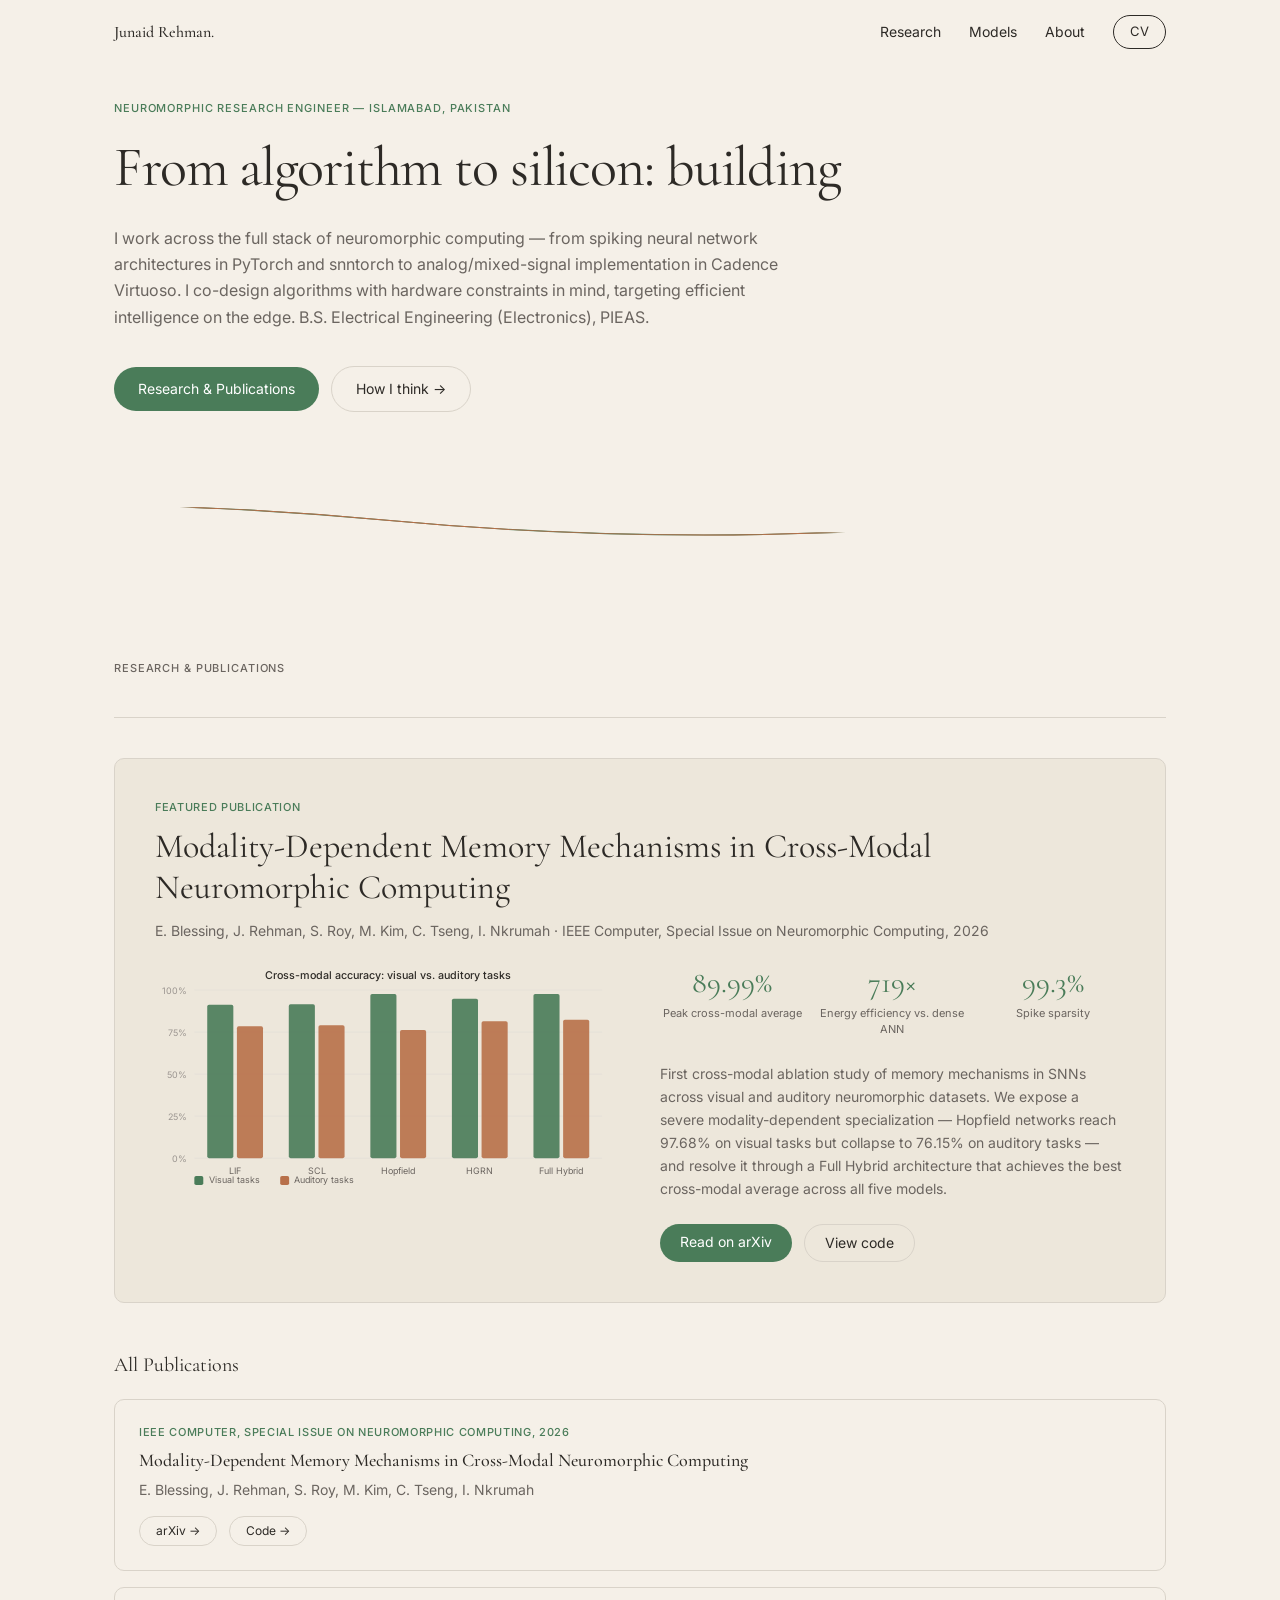
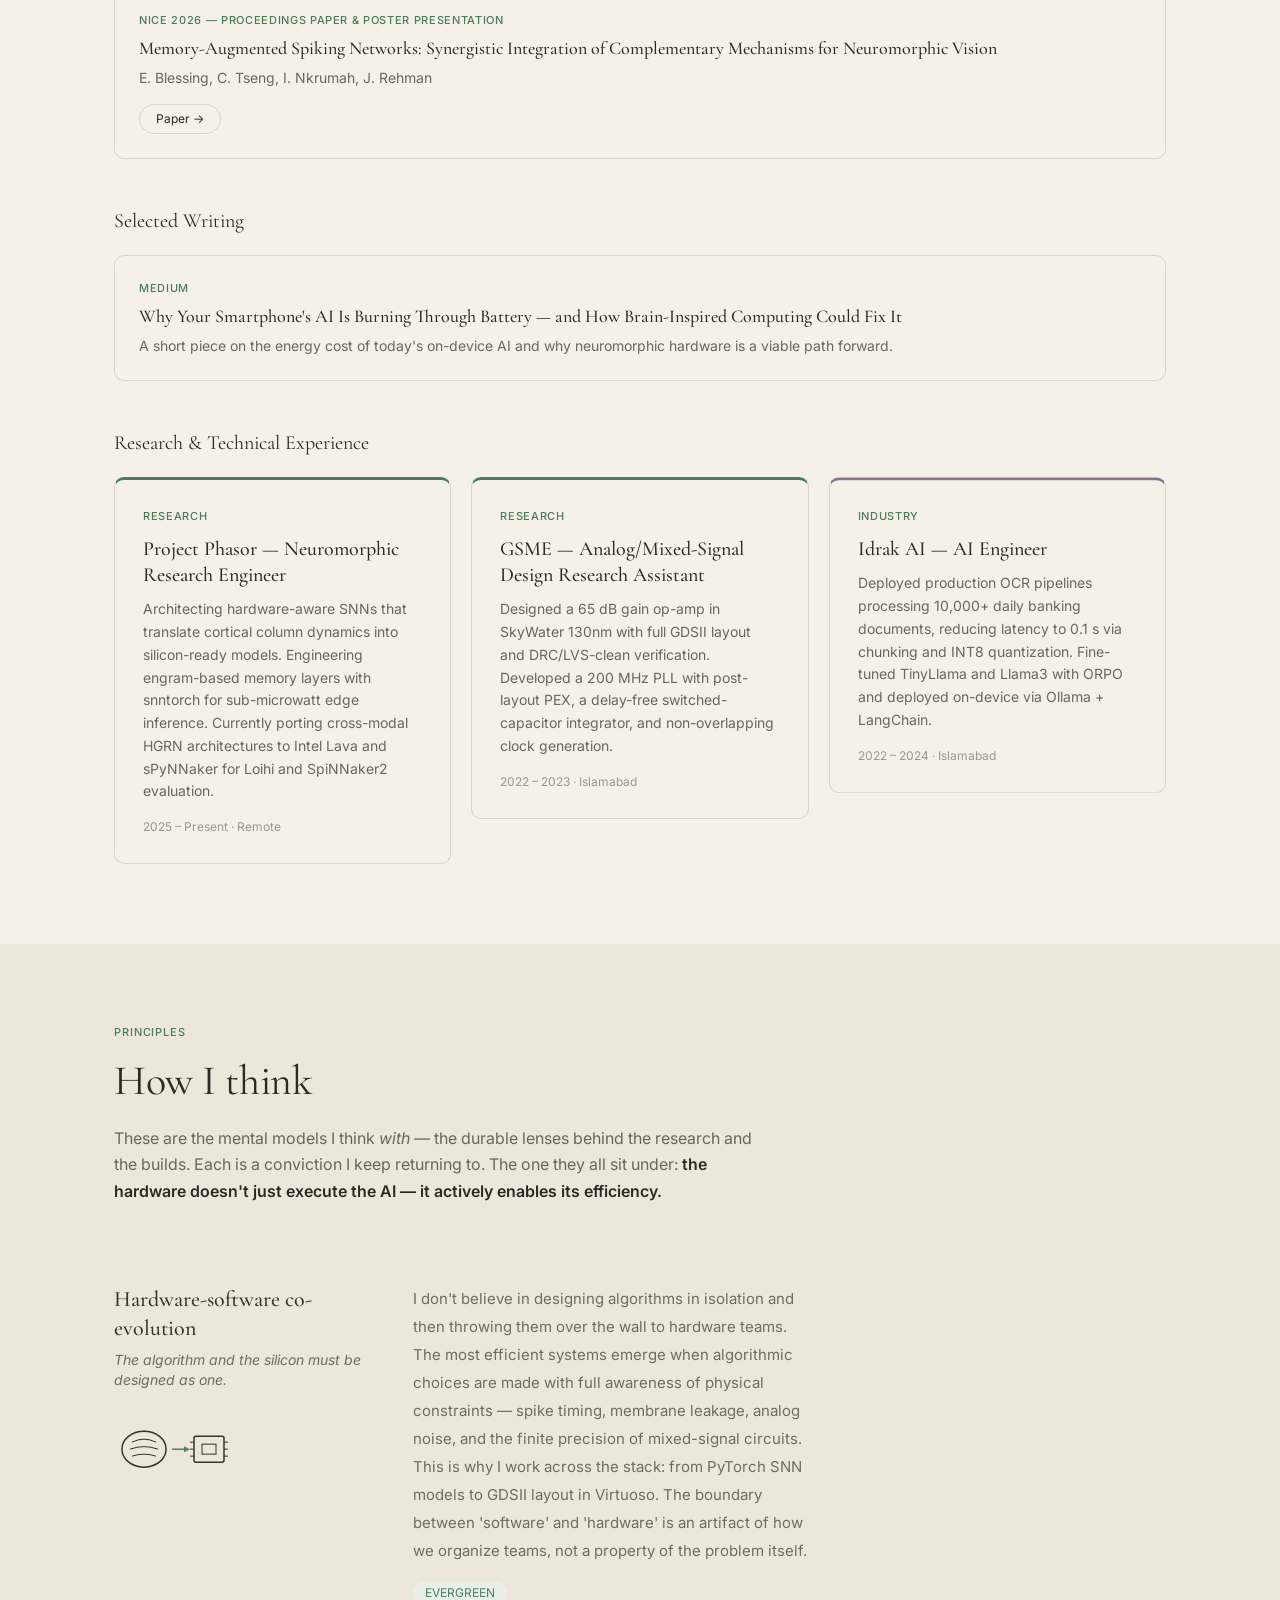
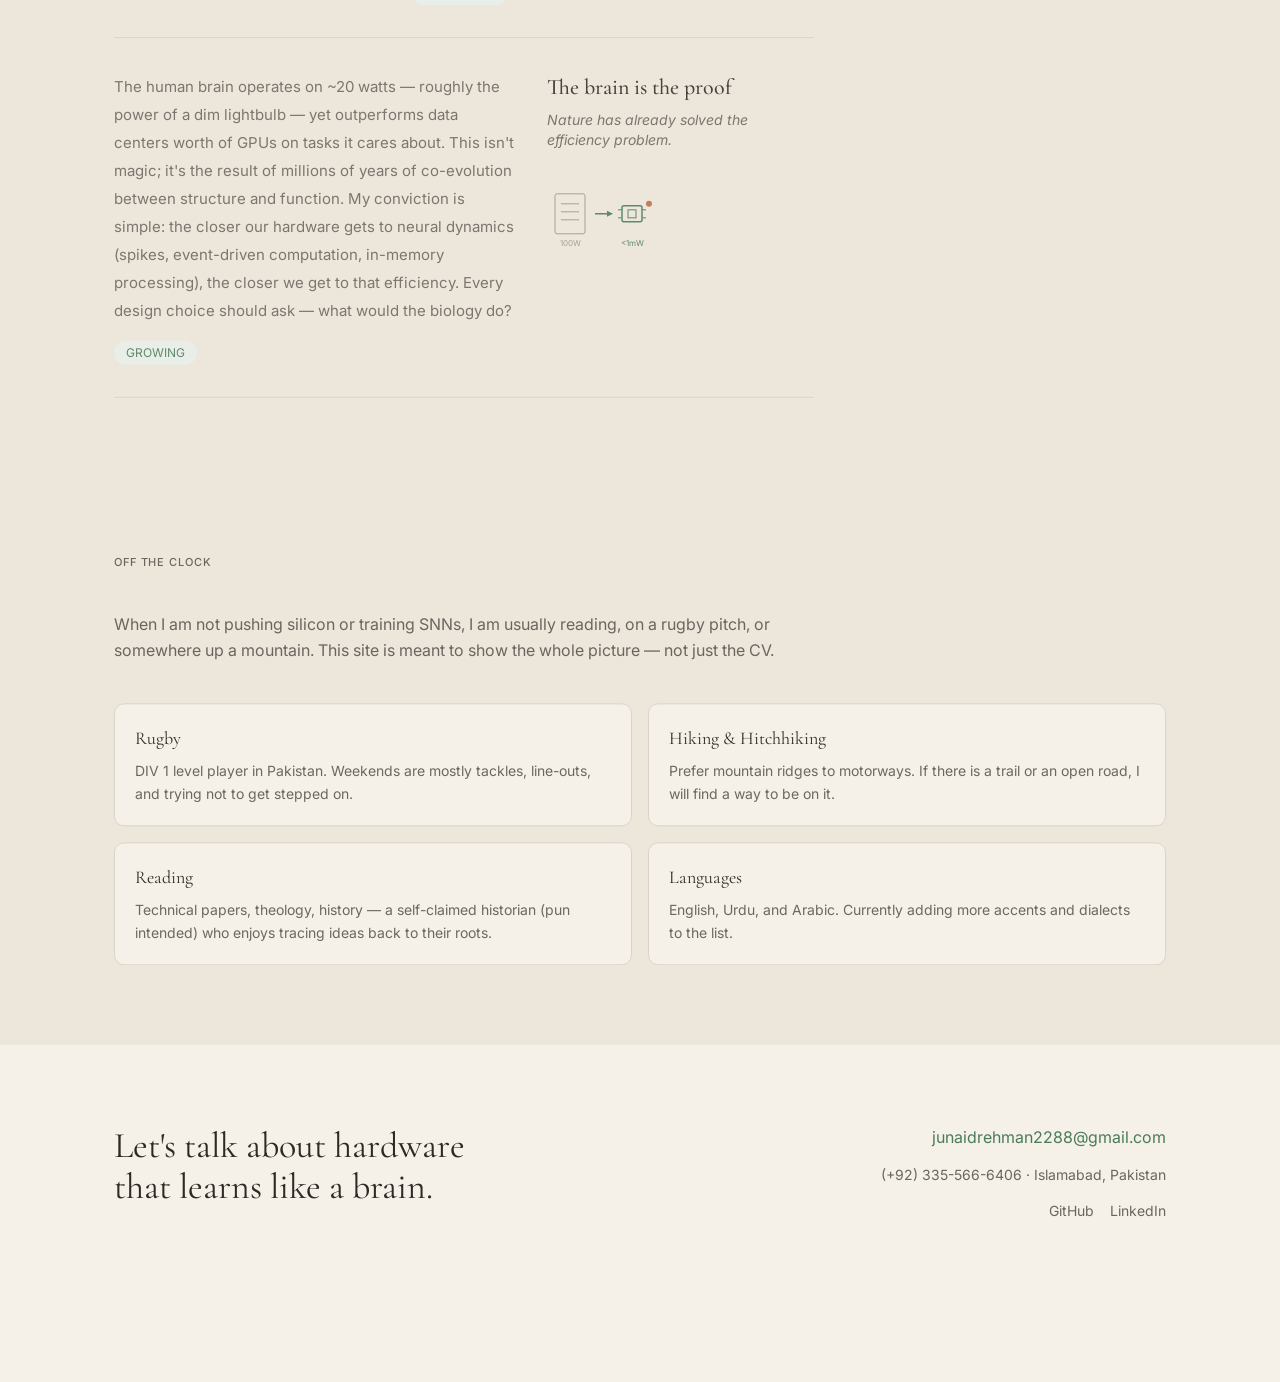
<file: index.html>
<!doctype html>
<html lang="en">
  <head>
    <meta charset="UTF-8" />
    <meta name="viewport" content="width=device-width, initial-scale=1.0" />
    <title>Junaid Rehman — Neuromorphic Research Engineer</title>
    <link rel="preconnect" href="https://fonts.googleapis.com">
    <link rel="preconnect" href="https://fonts.gstatic.com" crossorigin>
    <link href="https://fonts.googleapis.com/css2?family=Cormorant+Garamond:ital,wght@0,400;0,500;1,400;1,500&family=Inter:wght@400;500;600&display=swap" rel="stylesheet">
    <script type="module" crossorigin src="./assets/index-CII99864.js"></script>
    <link rel="stylesheet" crossorigin href="./assets/index-1U-7nVOG.css">
  </head>
  <body>
    <div id="root"></div>
  </body>
</html>
</file>
<file: assets/index-1U-7nVOG.css>
*,:before,:after{--tw-border-spacing-x: 0;--tw-border-spacing-y: 0;--tw-translate-x: 0;--tw-translate-y: 0;--tw-rotate: 0;--tw-skew-x: 0;--tw-skew-y: 0;--tw-scale-x: 1;--tw-scale-y: 1;--tw-pan-x: ;--tw-pan-y: ;--tw-pinch-zoom: ;--tw-scroll-snap-strictness: proximity;--tw-gradient-from-position: ;--tw-gradient-via-position: ;--tw-gradient-to-position: ;--tw-ordinal: ;--tw-slashed-zero: ;--tw-numeric-figure: ;--tw-numeric-spacing: ;--tw-numeric-fraction: ;--tw-ring-inset: ;--tw-ring-offset-width: 0px;--tw-ring-offset-color: #fff;--tw-ring-color: rgb(59 130 246 / .5);--tw-ring-offset-shadow: 0 0 #0000;--tw-ring-shadow: 0 0 #0000;--tw-shadow: 0 0 #0000;--tw-shadow-colored: 0 0 #0000;--tw-blur: ;--tw-brightness: ;--tw-contrast: ;--tw-grayscale: ;--tw-hue-rotate: ;--tw-invert: ;--tw-saturate: ;--tw-sepia: ;--tw-drop-shadow: ;--tw-backdrop-blur: ;--tw-backdrop-brightness: ;--tw-backdrop-contrast: ;--tw-backdrop-grayscale: ;--tw-backdrop-hue-rotate: ;--tw-backdrop-invert: ;--tw-backdrop-opacity: ;--tw-backdrop-saturate: ;--tw-backdrop-sepia: ;--tw-contain-size: ;--tw-contain-layout: ;--tw-contain-paint: ;--tw-contain-style: }::backdrop{--tw-border-spacing-x: 0;--tw-border-spacing-y: 0;--tw-translate-x: 0;--tw-translate-y: 0;--tw-rotate: 0;--tw-skew-x: 0;--tw-skew-y: 0;--tw-scale-x: 1;--tw-scale-y: 1;--tw-pan-x: ;--tw-pan-y: ;--tw-pinch-zoom: ;--tw-scroll-snap-strictness: proximity;--tw-gradient-from-position: ;--tw-gradient-via-position: ;--tw-gradient-to-position: ;--tw-ordinal: ;--tw-slashed-zero: ;--tw-numeric-figure: ;--tw-numeric-spacing: ;--tw-numeric-fraction: ;--tw-ring-inset: ;--tw-ring-offset-width: 0px;--tw-ring-offset-color: #fff;--tw-ring-color: rgb(59 130 246 / .5);--tw-ring-offset-shadow: 0 0 #0000;--tw-ring-shadow: 0 0 #0000;--tw-shadow: 0 0 #0000;--tw-shadow-colored: 0 0 #0000;--tw-blur: ;--tw-brightness: ;--tw-contrast: ;--tw-grayscale: ;--tw-hue-rotate: ;--tw-invert: ;--tw-saturate: ;--tw-sepia: ;--tw-drop-shadow: ;--tw-backdrop-blur: ;--tw-backdrop-brightness: ;--tw-backdrop-contrast: ;--tw-backdrop-grayscale: ;--tw-backdrop-hue-rotate: ;--tw-backdrop-invert: ;--tw-backdrop-opacity: ;--tw-backdrop-saturate: ;--tw-backdrop-sepia: ;--tw-contain-size: ;--tw-contain-layout: ;--tw-contain-paint: ;--tw-contain-style: }*,:before,:after{box-sizing:border-box;border-width:0;border-style:solid;border-color:#e5e7eb}:before,:after{--tw-content: ""}html,:host{line-height:1.5;-webkit-text-size-adjust:100%;-moz-tab-size:4;-o-tab-size:4;tab-size:4;font-family:ui-sans-serif,system-ui,sans-serif,"Apple Color Emoji","Segoe UI Emoji",Segoe UI Symbol,"Noto Color Emoji";font-feature-settings:normal;font-variation-settings:normal;-webkit-tap-highlight-color:transparent}body{margin:0;line-height:inherit}hr{height:0;color:inherit;border-top-width:1px}abbr:where([title]){-webkit-text-decoration:underline dotted;text-decoration:underline dotted}h1,h2,h3,h4,h5,h6{font-size:inherit;font-weight:inherit}a{color:inherit;text-decoration:inherit}b,strong{font-weight:bolder}code,kbd,samp,pre{font-family:ui-monospace,SFMono-Regular,Menlo,Monaco,Consolas,Liberation Mono,Courier New,monospace;font-feature-settings:normal;font-variation-settings:normal;font-size:1em}small{font-size:80%}sub,sup{font-size:75%;line-height:0;position:relative;vertical-align:baseline}sub{bottom:-.25em}sup{top:-.5em}table{text-indent:0;border-color:inherit;border-collapse:collapse}button,input,optgroup,select,textarea{font-family:inherit;font-feature-settings:inherit;font-variation-settings:inherit;font-size:100%;font-weight:inherit;line-height:inherit;letter-spacing:inherit;color:inherit;margin:0;padding:0}button,select{text-transform:none}button,input:where([type=button]),input:where([type=reset]),input:where([type=submit]){-webkit-appearance:button;background-color:transparent;background-image:none}:-moz-focusring{outline:auto}:-moz-ui-invalid{box-shadow:none}progress{vertical-align:baseline}::-webkit-inner-spin-button,::-webkit-outer-spin-button{height:auto}[type=search]{-webkit-appearance:textfield;outline-offset:-2px}::-webkit-search-decoration{-webkit-appearance:none}::-webkit-file-upload-button{-webkit-appearance:button;font:inherit}summary{display:list-item}blockquote,dl,dd,h1,h2,h3,h4,h5,h6,hr,figure,p,pre{margin:0}fieldset{margin:0;padding:0}legend{padding:0}ol,ul,menu{list-style:none;margin:0;padding:0}dialog{padding:0}textarea{resize:vertical}input::-moz-placeholder,textarea::-moz-placeholder{opacity:1;color:#9ca3af}input::placeholder,textarea::placeholder{opacity:1;color:#9ca3af}button,[role=button]{cursor:pointer}:disabled{cursor:default}img,svg,video,canvas,audio,iframe,embed,object{display:block;vertical-align:middle}img,video{max-width:100%;height:auto}[hidden]:where(:not([hidden=until-found])){display:none}:root{--cream: #F5F0E8;--cream-dark: #EDE7DB;--charcoal: #2D2A26;--forest: #4A7C59;--forest-light: #E8F0EA;--terracotta: #B8704A;--terracotta-light: #F5E6DC;--slate: #6B6560;--slate-light: #9B9590;--border-color: #D9D3C9;--white: #FFFFFF;--background: 40 24% 94%;--foreground: 30 6% 16%;--card: 40 24% 94%;--card-foreground: 30 6% 16%;--primary: 138 26% 39%;--primary-foreground: 0 0% 100%;--secondary: 40 18% 90%;--secondary-foreground: 30 6% 16%;--muted: 40 18% 90%;--muted-foreground: 25 4% 40%;--accent: 40 18% 90%;--accent-foreground: 30 6% 16%;--destructive: 0 84.2% 60.2%;--destructive-foreground: 0 0% 98%;--border: 35 14% 82%;--input: 35 14% 82%;--ring: 138 26% 39%;--radius: .625rem}html{scroll-behavior:smooth}body{font-family:Inter,sans-serif;background-color:var(--cream);color:var(--charcoal);-webkit-font-smoothing:antialiased;-moz-osx-font-smoothing:grayscale}h1,h2,h3,h4,h5,h6{font-family:Cormorant Garamond,serif}.\!container{width:100%!important}.container{width:100%}@media(min-width:640px){.\!container{max-width:640px!important}.container{max-width:640px}}@media(min-width:768px){.\!container{max-width:768px!important}.container{max-width:768px}}@media(min-width:1024px){.\!container{max-width:1024px!important}.container{max-width:1024px}}@media(min-width:1280px){.\!container{max-width:1280px!important}.container{max-width:1280px}}@media(min-width:1536px){.\!container{max-width:1536px!important}.container{max-width:1536px}}.wave-stroke-bg,.wave-stroke-fg,.wave-stroke-accent{stroke-dasharray:2000;stroke-dashoffset:2000;animation-play-state:paused}.animate-strokes .wave-stroke-bg{animation:waveDraw 2.5s ease-out forwards;animation-play-state:running}.animate-strokes .wave-stroke-fg{animation:waveDraw 2.5s ease-out .4s forwards;animation-play-state:running}.animate-strokes .wave-stroke-accent{animation:waveDraw 2.5s ease-out .8s forwards;animation-play-state:running}.sr-only{position:absolute;width:1px;height:1px;padding:0;margin:-1px;overflow:hidden;clip:rect(0,0,0,0);white-space:nowrap;border-width:0}.pointer-events-none{pointer-events:none}.visible{visibility:visible}.invisible{visibility:hidden}.collapse{visibility:collapse}.fixed{position:fixed}.absolute{position:absolute}.relative{position:relative}.inset-0{inset:0}.inset-x-0{left:0;right:0}.inset-y-0{top:0;bottom:0}.-bottom-12{bottom:-3rem}.-left-12{left:-3rem}.-right-12{right:-3rem}.-top-12{top:-3rem}.bottom-0{bottom:0}.left-0{left:0}.left-1\/2{left:50%}.left-2{left:.5rem}.left-\[50\%\]{left:50%}.right-0{right:0}.right-1{right:.25rem}.right-2{right:.5rem}.right-3{right:.75rem}.right-4{right:1rem}.top-0{top:0}.top-1\.5{top:.375rem}.top-1\/2{top:50%}.top-3\.5{top:.875rem}.top-4{top:1rem}.top-\[1px\]{top:1px}.top-\[50\%\]{top:50%}.top-\[60\%\]{top:60%}.top-full{top:100%}.isolate{isolation:isolate}.z-10{z-index:10}.z-20{z-index:20}.z-50{z-index:50}.z-\[1\]{z-index:1}.order-first{order:-9999}.order-last{order:9999}.col-start-2{grid-column-start:2}.row-span-2{grid-row:span 2 / span 2}.row-start-1{grid-row-start:1}.\!m-0{margin:0!important}.-mx-1{margin-left:-.25rem;margin-right:-.25rem}.-my-2{margin-top:-.5rem;margin-bottom:-.5rem}.mx-2{margin-left:.5rem;margin-right:.5rem}.mx-3\.5{margin-left:.875rem;margin-right:.875rem}.mx-auto{margin-left:auto;margin-right:auto}.my-0{margin-top:0;margin-bottom:0}.my-0\.5{margin-top:.125rem;margin-bottom:.125rem}.my-1{margin-top:.25rem;margin-bottom:.25rem}.my-12{margin-top:3rem;margin-bottom:3rem}.-ml-4{margin-left:-1rem}.-mt-4{margin-top:-1rem}.mb-10{margin-bottom:2.5rem}.mb-12{margin-bottom:3rem}.mb-2{margin-bottom:.5rem}.mb-2\.5{margin-bottom:.625rem}.mb-3{margin-bottom:.75rem}.mb-4{margin-bottom:1rem}.mb-5{margin-bottom:1.25rem}.mb-6{margin-bottom:1.5rem}.ml-1{margin-left:.25rem}.ml-4{margin-left:1rem}.ml-auto{margin-left:auto}.mt-1{margin-top:.25rem}.mt-1\.5{margin-top:.375rem}.mt-12{margin-top:3rem}.mt-2{margin-top:.5rem}.mt-4{margin-top:1rem}.mt-6{margin-top:1.5rem}.mt-9{margin-top:2.25rem}.mt-auto{margin-top:auto}.line-clamp-1{overflow:hidden;display:-webkit-box;-webkit-box-orient:vertical;-webkit-line-clamp:1}.line-clamp-2{overflow:hidden;display:-webkit-box;-webkit-box-orient:vertical;-webkit-line-clamp:2}.block{display:block}.inline-block{display:inline-block}.flex{display:flex}.inline-flex{display:inline-flex}.table{display:table}.table-caption{display:table-caption}.table-cell{display:table-cell}.table-row{display:table-row}.grid{display:grid}.hidden{display:none}.aspect-square{aspect-ratio:1 / 1}.aspect-video{aspect-ratio:16 / 9}.size-10{width:2.5rem;height:2.5rem}.size-2{width:.5rem;height:.5rem}.size-2\.5{width:.625rem;height:.625rem}.size-3{width:.75rem;height:.75rem}.size-3\.5{width:.875rem;height:.875rem}.size-4{width:1rem;height:1rem}.size-6{width:1.5rem;height:1.5rem}.size-7{width:1.75rem;height:1.75rem}.size-8{width:2rem;height:2rem}.size-9{width:2.25rem;height:2.25rem}.size-auto{width:auto;height:auto}.size-full{width:100%;height:100%}.h-1\.5{height:.375rem}.h-10{height:2.5rem}.h-12{height:3rem}.h-2{height:.5rem}.h-2\.5{height:.625rem}.h-4{height:1rem}.h-5{height:1.25rem}.h-6{height:1.5rem}.h-7{height:1.75rem}.h-8{height:2rem}.h-9{height:2.25rem}.h-\[1\.15rem\]{height:1.15rem}.h-\[calc\(100\%-1px\)\]{height:calc(100% - 1px)}.h-\[var\(--radix-navigation-menu-viewport-height\)\]{height:var(--radix-navigation-menu-viewport-height)}.h-\[var\(--radix-select-trigger-height\)\]{height:var(--radix-select-trigger-height)}.h-auto{height:auto}.h-full{height:100%}.h-px{height:1px}.h-svh{height:100svh}.max-h-\[300px\]{max-height:300px}.min-h-0{min-height:0px}.min-h-16{min-height:4rem}.min-h-4{min-height:1rem}.min-h-svh{min-height:100svh}.w-0{width:0px}.w-1{width:.25rem}.w-2{width:.5rem}.w-2\.5{width:.625rem}.w-3{width:.75rem}.w-3\/4{width:75%}.w-4{width:1rem}.w-5{width:1.25rem}.w-64{width:16rem}.w-72{width:18rem}.w-8{width:2rem}.w-9{width:2.25rem}.w-\[100px\]{width:100px}.w-auto{width:auto}.w-fit{width:-moz-fit-content;width:fit-content}.w-full{width:100%}.w-max{width:-moz-max-content;width:max-content}.w-px{width:1px}.min-w-0{min-width:0px}.min-w-10{min-width:2.5rem}.min-w-5{min-width:1.25rem}.min-w-8{min-width:2rem}.min-w-9{min-width:2.25rem}.min-w-\[12rem\]{min-width:12rem}.min-w-\[8rem\]{min-width:8rem}.min-w-\[var\(--radix-select-trigger-width\)\]{min-width:var(--radix-select-trigger-width)}.max-w-2xl{max-width:42rem}.max-w-3xl{max-width:48rem}.max-w-\[calc\(100\%-2rem\)\]{max-width:calc(100% - 2rem)}.max-w-max{max-width:-moz-max-content;max-width:max-content}.max-w-sm{max-width:24rem}.flex-1{flex:1 1 0%}.shrink-0{flex-shrink:0}.grow{flex-grow:1}.grow-0{flex-grow:0}.basis-full{flex-basis:100%}.caption-bottom{caption-side:bottom}.border-collapse{border-collapse:collapse}.-translate-x-1\/2{--tw-translate-x: -50%;transform:translate(var(--tw-translate-x),var(--tw-translate-y)) rotate(var(--tw-rotate)) skew(var(--tw-skew-x)) skewY(var(--tw-skew-y)) scaleX(var(--tw-scale-x)) scaleY(var(--tw-scale-y))}.-translate-x-px{--tw-translate-x: -1px;transform:translate(var(--tw-translate-x),var(--tw-translate-y)) rotate(var(--tw-rotate)) skew(var(--tw-skew-x)) skewY(var(--tw-skew-y)) scaleX(var(--tw-scale-x)) scaleY(var(--tw-scale-y))}.-translate-y-1\/2{--tw-translate-y: -50%;transform:translate(var(--tw-translate-x),var(--tw-translate-y)) rotate(var(--tw-rotate)) skew(var(--tw-skew-x)) skewY(var(--tw-skew-y)) scaleX(var(--tw-scale-x)) scaleY(var(--tw-scale-y))}.translate-x-\[-50\%\]{--tw-translate-x: -50%;transform:translate(var(--tw-translate-x),var(--tw-translate-y)) rotate(var(--tw-rotate)) skew(var(--tw-skew-x)) skewY(var(--tw-skew-y)) scaleX(var(--tw-scale-x)) scaleY(var(--tw-scale-y))}.translate-x-px{--tw-translate-x: 1px;transform:translate(var(--tw-translate-x),var(--tw-translate-y)) rotate(var(--tw-rotate)) skew(var(--tw-skew-x)) skewY(var(--tw-skew-y)) scaleX(var(--tw-scale-x)) scaleY(var(--tw-scale-y))}.translate-y-0\.5{--tw-translate-y: .125rem;transform:translate(var(--tw-translate-x),var(--tw-translate-y)) rotate(var(--tw-rotate)) skew(var(--tw-skew-x)) skewY(var(--tw-skew-y)) scaleX(var(--tw-scale-x)) scaleY(var(--tw-scale-y))}.translate-y-\[-50\%\]{--tw-translate-y: -50%;transform:translate(var(--tw-translate-x),var(--tw-translate-y)) rotate(var(--tw-rotate)) skew(var(--tw-skew-x)) skewY(var(--tw-skew-y)) scaleX(var(--tw-scale-x)) scaleY(var(--tw-scale-y))}.translate-y-\[calc\(-50\%_-_2px\)\]{--tw-translate-y: calc(-50% - 2px) ;transform:translate(var(--tw-translate-x),var(--tw-translate-y)) rotate(var(--tw-rotate)) skew(var(--tw-skew-x)) skewY(var(--tw-skew-y)) scaleX(var(--tw-scale-x)) scaleY(var(--tw-scale-y))}.rotate-45{--tw-rotate: 45deg;transform:translate(var(--tw-translate-x),var(--tw-translate-y)) rotate(var(--tw-rotate)) skew(var(--tw-skew-x)) skewY(var(--tw-skew-y)) scaleX(var(--tw-scale-x)) scaleY(var(--tw-scale-y))}.rotate-90{--tw-rotate: 90deg;transform:translate(var(--tw-translate-x),var(--tw-translate-y)) rotate(var(--tw-rotate)) skew(var(--tw-skew-x)) skewY(var(--tw-skew-y)) scaleX(var(--tw-scale-x)) scaleY(var(--tw-scale-y))}.transform{transform:translate(var(--tw-translate-x),var(--tw-translate-y)) rotate(var(--tw-rotate)) skew(var(--tw-skew-x)) skewY(var(--tw-skew-y)) scaleX(var(--tw-scale-x)) scaleY(var(--tw-scale-y))}@keyframes caret-blink{0%,70%,to{opacity:1}20%,50%{opacity:0}}.animate-caret-blink{animation:caret-blink 1.25s ease-out infinite}@keyframes pulse{50%{opacity:.5}}.animate-pulse{animation:pulse 2s cubic-bezier(.4,0,.6,1) infinite}@keyframes spin{to{transform:rotate(360deg)}}.animate-spin{animation:spin 1s linear infinite}.cursor-default{cursor:default}.cursor-pointer{cursor:pointer}.cursor-text{cursor:text}.touch-none{touch-action:none}.select-none{-webkit-user-select:none;-moz-user-select:none;user-select:none}.resize-none{resize:none}.resize{resize:both}.scroll-my-1{scroll-margin-top:.25rem;scroll-margin-bottom:.25rem}.scroll-py-1{scroll-padding-top:.25rem;scroll-padding-bottom:.25rem}.list-disc{list-style-type:disc}.list-none{list-style-type:none}.auto-rows-min{grid-auto-rows:min-content}.grid-cols-1{grid-template-columns:repeat(1,minmax(0,1fr))}.grid-cols-3{grid-template-columns:repeat(3,minmax(0,1fr))}.grid-cols-\[0_1fr\]{grid-template-columns:0 1fr}.grid-rows-\[auto_auto\]{grid-template-rows:auto auto}.flex-row{flex-direction:row}.flex-col{flex-direction:column}.flex-col-reverse{flex-direction:column-reverse}.flex-wrap{flex-wrap:wrap}.place-content-center{place-content:center}.items-start{align-items:flex-start}.items-end{align-items:flex-end}.items-center{align-items:center}.items-stretch{align-items:stretch}.justify-start{justify-content:flex-start}.justify-center{justify-content:center}.justify-between{justify-content:space-between}.justify-items-start{justify-items:start}.gap-0\.5{gap:.125rem}.gap-1{gap:.25rem}.gap-1\.5{gap:.375rem}.gap-10{gap:2.5rem}.gap-2{gap:.5rem}.gap-2\.5{gap:.625rem}.gap-3{gap:.75rem}.gap-4{gap:1rem}.gap-5{gap:1.25rem}.gap-6{gap:1.5rem}.gap-7{gap:1.75rem}.gap-\[--spacing\(var\(--gap\)\)\]{gap:var(--spacing(var(--gap)))}.gap-y-0\.5{row-gap:.125rem}.space-y-4>:not([hidden])~:not([hidden]){--tw-space-y-reverse: 0;margin-top:calc(1rem * calc(1 - var(--tw-space-y-reverse)));margin-bottom:calc(1rem * var(--tw-space-y-reverse))}.self-start{align-self:flex-start}.self-stretch{align-self:stretch}.justify-self-end{justify-self:end}.overflow-auto{overflow:auto}.overflow-hidden{overflow:hidden}.overflow-x-auto{overflow-x:auto}.overflow-y-auto{overflow-y:auto}.overflow-x-hidden{overflow-x:hidden}.whitespace-nowrap{white-space:nowrap}.text-balance{text-wrap:balance}.break-words{overflow-wrap:break-word}.rounded-3xl{border-radius:1.5rem}.rounded-\[10px\]{border-radius:10px}.rounded-\[20px\]{border-radius:20px}.rounded-\[2px\]{border-radius:2px}.rounded-\[4px\]{border-radius:4px}.rounded-\[calc\(var\(--radius\)-5px\)\]{border-radius:calc(var(--radius) - 5px)}.rounded-\[inherit\]{border-radius:inherit}.rounded-full{border-radius:9999px}.rounded-lg{border-radius:var(--radius)}.rounded-md{border-radius:calc(var(--radius) - 2px)}.rounded-none{border-radius:0}.rounded-sm{border-radius:calc(var(--radius) - 4px)}.rounded-xl{border-radius:calc(var(--radius) + 4px)}.rounded-xs{border-radius:calc(var(--radius) - 6px)}.rounded-l-md{border-top-left-radius:calc(var(--radius) - 2px);border-bottom-left-radius:calc(var(--radius) - 2px)}.rounded-r-md{border-top-right-radius:calc(var(--radius) - 2px);border-bottom-right-radius:calc(var(--radius) - 2px)}.rounded-tl-sm{border-top-left-radius:calc(var(--radius) - 4px)}.border{border-width:1px}.border-0{border-width:0px}.border-\[1\.5px\]{border-width:1.5px}.border-y{border-top-width:1px;border-bottom-width:1px}.border-b{border-bottom-width:1px}.border-l{border-left-width:1px}.border-r{border-right-width:1px}.border-t{border-top-width:1px}.border-dashed{border-style:dashed}.border-border{border-color:hsl(var(--border))}.border-border\/50{border-color:hsl(var(--border) / .5)}.border-input{border-color:hsl(var(--input))}.border-primary{border-color:hsl(var(--primary))}.border-sidebar-border{border-color:hsl(var(--sidebar-border))}.border-transparent{border-color:transparent}.border-l-transparent{border-left-color:transparent}.border-t-transparent{border-top-color:transparent}.bg-accent{background-color:hsl(var(--accent))}.bg-background{background-color:hsl(var(--background))}.bg-black\/50{background-color:#00000080}.bg-border{background-color:hsl(var(--border))}.bg-card{background-color:hsl(var(--card))}.bg-destructive{--tw-bg-opacity: 1;background-color:hsl(var(--destructive) / var(--tw-bg-opacity, 1))}.bg-foreground{background-color:hsl(var(--foreground))}.bg-input{background-color:hsl(var(--input))}.bg-muted{background-color:hsl(var(--muted))}.bg-muted\/50{background-color:hsl(var(--muted) / .5)}.bg-popover{background-color:hsl(var(--popover))}.bg-primary{background-color:hsl(var(--primary))}.bg-primary\/20{background-color:hsl(var(--primary) / .2)}.bg-secondary{background-color:hsl(var(--secondary))}.bg-sidebar{background-color:hsl(var(--sidebar-background))}.bg-sidebar-border{background-color:hsl(var(--sidebar-border))}.bg-transparent{background-color:transparent}.bg-white{--tw-bg-opacity: 1;background-color:rgb(255 255 255 / var(--tw-bg-opacity, 1))}.fill-current{fill:currentColor}.fill-foreground{fill:hsl(var(--foreground))}.fill-primary{fill:hsl(var(--primary))}.p-0{padding:0}.p-1{padding:.25rem}.p-2{padding:.5rem}.p-3{padding:.75rem}.p-4{padding:1rem}.p-5{padding:1.25rem}.p-6{padding:1.5rem}.p-7{padding:1.75rem}.p-\[3px\]{padding:3px}.p-px{padding:1px}.px-1{padding-left:.25rem;padding-right:.25rem}.px-1\.5{padding-left:.375rem;padding-right:.375rem}.px-2{padding-left:.5rem;padding-right:.5rem}.px-2\.5{padding-left:.625rem;padding-right:.625rem}.px-3{padding-left:.75rem;padding-right:.75rem}.px-4{padding-left:1rem;padding-right:1rem}.px-5{padding-left:1.25rem;padding-right:1.25rem}.px-6{padding-left:1.5rem;padding-right:1.5rem}.py-0\.5{padding-top:.125rem;padding-bottom:.125rem}.py-1{padding-top:.25rem;padding-bottom:.25rem}.py-1\.5{padding-top:.375rem;padding-bottom:.375rem}.py-2{padding-top:.5rem;padding-bottom:.5rem}.py-3{padding-top:.75rem;padding-bottom:.75rem}.py-4{padding-top:1rem;padding-bottom:1rem}.py-6{padding-top:1.5rem;padding-bottom:1.5rem}.py-8{padding-top:2rem;padding-bottom:2rem}.pb-3{padding-bottom:.75rem}.pb-4{padding-bottom:1rem}.pl-2{padding-left:.5rem}.pl-3{padding-left:.75rem}.pl-4{padding-left:1rem}.pl-8{padding-left:2rem}.pr-1{padding-right:.25rem}.pr-2{padding-right:.5rem}.pr-2\.5{padding-right:.625rem}.pr-3{padding-right:.75rem}.pr-8{padding-right:2rem}.pt-0{padding-top:0}.pt-3{padding-top:.75rem}.pt-4{padding-top:1rem}.text-left{text-align:left}.text-center{text-align:center}.align-middle{vertical-align:middle}.font-mono{font-family:ui-monospace,SFMono-Regular,Menlo,Monaco,Consolas,Liberation Mono,Courier New,monospace}.font-sans{font-family:ui-sans-serif,system-ui,sans-serif,"Apple Color Emoji","Segoe UI Emoji",Segoe UI Symbol,"Noto Color Emoji"}.text-2xl{font-size:1.5rem;line-height:2rem}.text-3xl{font-size:1.875rem;line-height:2.25rem}.text-4xl{font-size:2.25rem;line-height:2.5rem}.text-\[0\.8rem\]{font-size:.8rem}.text-\[11px\]{font-size:11px}.text-\[13px\]{font-size:13px}.text-\[15px\]{font-size:15px}.text-\[22px\]{font-size:22px}.text-base{font-size:1rem;line-height:1.5rem}.text-lg{font-size:1.125rem;line-height:1.75rem}.text-sm{font-size:.875rem;line-height:1.25rem}.text-sm\/relaxed{font-size:.875rem;line-height:1.625}.text-xl{font-size:1.25rem;line-height:1.75rem}.text-xs{font-size:.75rem;line-height:1rem}.font-medium{font-weight:500}.font-normal{font-weight:400}.font-semibold{font-weight:600}.uppercase{text-transform:uppercase}.italic{font-style:italic}.tabular-nums{--tw-numeric-spacing: tabular-nums;font-variant-numeric:var(--tw-ordinal) var(--tw-slashed-zero) var(--tw-numeric-figure) var(--tw-numeric-spacing) var(--tw-numeric-fraction)}.leading-7{line-height:1.75rem}.leading-none{line-height:1}.leading-normal{line-height:1.5}.leading-relaxed{line-height:1.625}.leading-snug{line-height:1.375}.tracking-\[0\.06em\]{letter-spacing:.06em}.tracking-\[0\.08em\]{letter-spacing:.08em}.tracking-tight{letter-spacing:-.025em}.tracking-widest{letter-spacing:.1em}.text-accent-foreground{color:hsl(var(--accent-foreground))}.text-background{color:hsl(var(--background))}.text-card-foreground{color:hsl(var(--card-foreground))}.text-current{color:currentColor}.text-destructive{--tw-text-opacity: 1;color:hsl(var(--destructive) / var(--tw-text-opacity, 1))}.text-foreground{color:hsl(var(--foreground))}.text-muted-foreground{color:hsl(var(--muted-foreground))}.text-popover-foreground{color:hsl(var(--popover-foreground))}.text-primary{color:hsl(var(--primary))}.text-primary-foreground{color:hsl(var(--primary-foreground))}.text-secondary-foreground{color:hsl(var(--secondary-foreground))}.text-sidebar-foreground{color:hsl(var(--sidebar-foreground))}.text-sidebar-foreground\/70{color:hsl(var(--sidebar-foreground) / .7)}.text-white{--tw-text-opacity: 1;color:rgb(255 255 255 / var(--tw-text-opacity, 1))}.underline{text-decoration-line:underline}.underline-offset-4{text-underline-offset:4px}.opacity-0{opacity:0}.opacity-50{opacity:.5}.opacity-70{opacity:.7}.shadow{--tw-shadow: 0 1px 3px 0 rgb(0 0 0 / .1), 0 1px 2px -1px rgb(0 0 0 / .1);--tw-shadow-colored: 0 1px 3px 0 var(--tw-shadow-color), 0 1px 2px -1px var(--tw-shadow-color);box-shadow:var(--tw-ring-offset-shadow, 0 0 #0000),var(--tw-ring-shadow, 0 0 #0000),var(--tw-shadow)}.shadow-\[0_0_0_1px_hsl\(var\(--sidebar-border\)\)\]{--tw-shadow: 0 0 0 1px hsl(var(--sidebar-border));--tw-shadow-colored: 0 0 0 1px var(--tw-shadow-color);box-shadow:var(--tw-ring-offset-shadow, 0 0 #0000),var(--tw-ring-shadow, 0 0 #0000),var(--tw-shadow)}.shadow-lg{--tw-shadow: 0 10px 15px -3px rgb(0 0 0 / .1), 0 4px 6px -4px rgb(0 0 0 / .1);--tw-shadow-colored: 0 10px 15px -3px var(--tw-shadow-color), 0 4px 6px -4px var(--tw-shadow-color);box-shadow:var(--tw-ring-offset-shadow, 0 0 #0000),var(--tw-ring-shadow, 0 0 #0000),var(--tw-shadow)}.shadow-md{--tw-shadow: 0 4px 6px -1px rgb(0 0 0 / .1), 0 2px 4px -2px rgb(0 0 0 / .1);--tw-shadow-colored: 0 4px 6px -1px var(--tw-shadow-color), 0 2px 4px -2px var(--tw-shadow-color);box-shadow:var(--tw-ring-offset-shadow, 0 0 #0000),var(--tw-ring-shadow, 0 0 #0000),var(--tw-shadow)}.shadow-none{--tw-shadow: 0 0 #0000;--tw-shadow-colored: 0 0 #0000;box-shadow:var(--tw-ring-offset-shadow, 0 0 #0000),var(--tw-ring-shadow, 0 0 #0000),var(--tw-shadow)}.shadow-sm{--tw-shadow: 0 1px 2px 0 rgb(0 0 0 / .05);--tw-shadow-colored: 0 1px 2px 0 var(--tw-shadow-color);box-shadow:var(--tw-ring-offset-shadow, 0 0 #0000),var(--tw-ring-shadow, 0 0 #0000),var(--tw-shadow)}.shadow-xl{--tw-shadow: 0 20px 25px -5px rgb(0 0 0 / .1), 0 8px 10px -6px rgb(0 0 0 / .1);--tw-shadow-colored: 0 20px 25px -5px var(--tw-shadow-color), 0 8px 10px -6px var(--tw-shadow-color);box-shadow:var(--tw-ring-offset-shadow, 0 0 #0000),var(--tw-ring-shadow, 0 0 #0000),var(--tw-shadow)}.shadow-xs{--tw-shadow: 0 1px 2px 0 rgb(0 0 0 / .05);--tw-shadow-colored: 0 1px 2px 0 var(--tw-shadow-color);box-shadow:var(--tw-ring-offset-shadow, 0 0 #0000),var(--tw-ring-shadow, 0 0 #0000),var(--tw-shadow)}.outline-none{outline:2px solid transparent;outline-offset:2px}.outline{outline-style:solid}.ring{--tw-ring-offset-shadow: var(--tw-ring-inset) 0 0 0 var(--tw-ring-offset-width) var(--tw-ring-offset-color);--tw-ring-shadow: var(--tw-ring-inset) 0 0 0 calc(3px + var(--tw-ring-offset-width)) var(--tw-ring-color);box-shadow:var(--tw-ring-offset-shadow),var(--tw-ring-shadow),var(--tw-shadow, 0 0 #0000)}.ring-0{--tw-ring-offset-shadow: var(--tw-ring-inset) 0 0 0 var(--tw-ring-offset-width) var(--tw-ring-offset-color);--tw-ring-shadow: var(--tw-ring-inset) 0 0 0 calc(0px + var(--tw-ring-offset-width)) var(--tw-ring-color);box-shadow:var(--tw-ring-offset-shadow),var(--tw-ring-shadow),var(--tw-shadow, 0 0 #0000)}.ring-ring\/50{--tw-ring-color: hsl(var(--ring) / .5)}.ring-sidebar-ring{--tw-ring-color: hsl(var(--sidebar-ring))}.ring-offset-background{--tw-ring-offset-color: hsl(var(--background))}.blur{--tw-blur: blur(8px);filter:var(--tw-blur) var(--tw-brightness) var(--tw-contrast) var(--tw-grayscale) var(--tw-hue-rotate) var(--tw-invert) var(--tw-saturate) var(--tw-sepia) var(--tw-drop-shadow)}.filter{filter:var(--tw-blur) var(--tw-brightness) var(--tw-contrast) var(--tw-grayscale) var(--tw-hue-rotate) var(--tw-invert) var(--tw-saturate) var(--tw-sepia) var(--tw-drop-shadow)}.transition{transition-property:color,background-color,border-color,text-decoration-color,fill,stroke,opacity,box-shadow,transform,filter,backdrop-filter;transition-timing-function:cubic-bezier(.4,0,.2,1);transition-duration:.15s}.transition-\[color\,box-shadow\]{transition-property:color,box-shadow;transition-timing-function:cubic-bezier(.4,0,.2,1);transition-duration:.15s}.transition-\[left\,right\,width\]{transition-property:left,right,width;transition-timing-function:cubic-bezier(.4,0,.2,1);transition-duration:.15s}.transition-\[margin\,opacity\]{transition-property:margin,opacity;transition-timing-function:cubic-bezier(.4,0,.2,1);transition-duration:.15s}.transition-\[width\,height\,padding\]{transition-property:width,height,padding;transition-timing-function:cubic-bezier(.4,0,.2,1);transition-duration:.15s}.transition-\[width\]{transition-property:width;transition-timing-function:cubic-bezier(.4,0,.2,1);transition-duration:.15s}.transition-all{transition-property:all;transition-timing-function:cubic-bezier(.4,0,.2,1);transition-duration:.15s}.transition-colors{transition-property:color,background-color,border-color,text-decoration-color,fill,stroke;transition-timing-function:cubic-bezier(.4,0,.2,1);transition-duration:.15s}.transition-none{transition-property:none}.transition-opacity{transition-property:opacity;transition-timing-function:cubic-bezier(.4,0,.2,1);transition-duration:.15s}.transition-shadow{transition-property:box-shadow;transition-timing-function:cubic-bezier(.4,0,.2,1);transition-duration:.15s}.transition-transform{transition-property:transform;transition-timing-function:cubic-bezier(.4,0,.2,1);transition-duration:.15s}.duration-100{transition-duration:.1s}.duration-1000{transition-duration:1s}.duration-200{transition-duration:.2s}.duration-300{transition-duration:.3s}.ease-in-out{transition-timing-function:cubic-bezier(.4,0,.2,1)}.ease-linear{transition-timing-function:linear}.ease-out{transition-timing-function:cubic-bezier(0,0,.2,1)}@keyframes enter{0%{opacity:var(--tw-enter-opacity, 1);transform:translate3d(var(--tw-enter-translate-x, 0),var(--tw-enter-translate-y, 0),0) scale3d(var(--tw-enter-scale, 1),var(--tw-enter-scale, 1),var(--tw-enter-scale, 1)) rotate(var(--tw-enter-rotate, 0))}}@keyframes exit{to{opacity:var(--tw-exit-opacity, 1);transform:translate3d(var(--tw-exit-translate-x, 0),var(--tw-exit-translate-y, 0),0) scale3d(var(--tw-exit-scale, 1),var(--tw-exit-scale, 1),var(--tw-exit-scale, 1)) rotate(var(--tw-exit-rotate, 0))}}.animate-in{animation-name:enter;animation-duration:.15s;--tw-enter-opacity: initial;--tw-enter-scale: initial;--tw-enter-rotate: initial;--tw-enter-translate-x: initial;--tw-enter-translate-y: initial}.fade-in-0{--tw-enter-opacity: 0}.zoom-in-95{--tw-enter-scale: .95}.duration-100{animation-duration:.1s}.duration-1000{animation-duration:1s}.duration-200{animation-duration:.2s}.duration-300{animation-duration:.3s}.ease-in-out{animation-timing-function:cubic-bezier(.4,0,.2,1)}.ease-linear{animation-timing-function:linear}.ease-out{animation-timing-function:cubic-bezier(0,0,.2,1)}.\[--cell-size\:--spacing\(8\)\]{--cell-size: var(--spacing(8))}@keyframes waveDraw{to{stroke-dashoffset:0}}@media(prefers-reduced-motion:reduce){html{scroll-behavior:auto}.wave-stroke-bg,.wave-stroke-fg,.wave-stroke-accent{animation:none!important;stroke-dashoffset:0!important}}.selection\:bg-primary *::-moz-selection{background-color:hsl(var(--primary))}.selection\:bg-primary *::selection{background-color:hsl(var(--primary))}.selection\:text-primary-foreground *::-moz-selection{color:hsl(var(--primary-foreground))}.selection\:text-primary-foreground *::selection{color:hsl(var(--primary-foreground))}.selection\:bg-primary::-moz-selection{background-color:hsl(var(--primary))}.selection\:bg-primary::selection{background-color:hsl(var(--primary))}.selection\:text-primary-foreground::-moz-selection{color:hsl(var(--primary-foreground))}.selection\:text-primary-foreground::selection{color:hsl(var(--primary-foreground))}.file\:inline-flex::file-selector-button{display:inline-flex}.file\:h-7::file-selector-button{height:1.75rem}.file\:border-0::file-selector-button{border-width:0px}.file\:bg-transparent::file-selector-button{background-color:transparent}.file\:text-sm::file-selector-button{font-size:.875rem;line-height:1.25rem}.file\:font-medium::file-selector-button{font-weight:500}.file\:text-foreground::file-selector-button{color:hsl(var(--foreground))}.placeholder\:text-muted-foreground::-moz-placeholder{color:hsl(var(--muted-foreground))}.placeholder\:text-muted-foreground::placeholder{color:hsl(var(--muted-foreground))}.after\:absolute:after{content:var(--tw-content);position:absolute}.after\:-inset-2:after{content:var(--tw-content);inset:-.5rem}.after\:inset-y-0:after{content:var(--tw-content);top:0;bottom:0}.after\:left-1\/2:after{content:var(--tw-content);left:50%}.after\:w-1:after{content:var(--tw-content);width:.25rem}.after\:w-\[2px\]:after{content:var(--tw-content);width:2px}.after\:-translate-x-1\/2:after{content:var(--tw-content);--tw-translate-x: -50%;transform:translate(var(--tw-translate-x),var(--tw-translate-y)) rotate(var(--tw-rotate)) skew(var(--tw-skew-x)) skewY(var(--tw-skew-y)) scaleX(var(--tw-scale-x)) scaleY(var(--tw-scale-y))}.first\:rounded-l-md:first-child{border-top-left-radius:calc(var(--radius) - 2px);border-bottom-left-radius:calc(var(--radius) - 2px)}.first\:border-l:first-child{border-left-width:1px}.last\:mt-0:last-child{margin-top:0}.last\:rounded-r-md:last-child{border-top-right-radius:calc(var(--radius) - 2px);border-bottom-right-radius:calc(var(--radius) - 2px)}.last\:border-b-0:last-child{border-bottom-width:0px}.hover\:bg-accent:hover{background-color:hsl(var(--accent))}.hover\:bg-destructive\/90:hover{background-color:hsl(var(--destructive) / .9)}.hover\:bg-muted:hover{background-color:hsl(var(--muted))}.hover\:bg-muted\/50:hover{background-color:hsl(var(--muted) / .5)}.hover\:bg-primary\/90:hover{background-color:hsl(var(--primary) / .9)}.hover\:bg-secondary\/80:hover{background-color:hsl(var(--secondary) / .8)}.hover\:bg-sidebar-accent:hover{background-color:hsl(var(--sidebar-accent))}.hover\:text-accent-foreground:hover{color:hsl(var(--accent-foreground))}.hover\:text-foreground:hover{color:hsl(var(--foreground))}.hover\:text-muted-foreground:hover{color:hsl(var(--muted-foreground))}.hover\:text-sidebar-accent-foreground:hover{color:hsl(var(--sidebar-accent-foreground))}.hover\:underline:hover{text-decoration-line:underline}.hover\:opacity-100:hover{opacity:1}.hover\:shadow-\[0_0_0_1px_hsl\(var\(--sidebar-accent\)\)\]:hover{--tw-shadow: 0 0 0 1px hsl(var(--sidebar-accent));--tw-shadow-colored: 0 0 0 1px var(--tw-shadow-color);box-shadow:var(--tw-ring-offset-shadow, 0 0 #0000),var(--tw-ring-shadow, 0 0 #0000),var(--tw-shadow)}.hover\:ring-4:hover{--tw-ring-offset-shadow: var(--tw-ring-inset) 0 0 0 var(--tw-ring-offset-width) var(--tw-ring-offset-color);--tw-ring-shadow: var(--tw-ring-inset) 0 0 0 calc(4px + var(--tw-ring-offset-width)) var(--tw-ring-color);box-shadow:var(--tw-ring-offset-shadow),var(--tw-ring-shadow),var(--tw-shadow, 0 0 #0000)}.hover\:after\:bg-sidebar-border:hover:after{content:var(--tw-content);background-color:hsl(var(--sidebar-border))}.focus\:z-10:focus{z-index:10}.focus\:bg-accent:focus{background-color:hsl(var(--accent))}.focus\:text-accent-foreground:focus{color:hsl(var(--accent-foreground))}.focus\:ring-2:focus{--tw-ring-offset-shadow: var(--tw-ring-inset) 0 0 0 var(--tw-ring-offset-width) var(--tw-ring-offset-color);--tw-ring-shadow: var(--tw-ring-inset) 0 0 0 calc(2px + var(--tw-ring-offset-width)) var(--tw-ring-color);box-shadow:var(--tw-ring-offset-shadow),var(--tw-ring-shadow),var(--tw-shadow, 0 0 #0000)}.focus\:ring-ring:focus{--tw-ring-color: hsl(var(--ring))}.focus\:ring-offset-2:focus{--tw-ring-offset-width: 2px}.focus-visible\:z-10:focus-visible{z-index:10}.focus-visible\:border-ring:focus-visible{border-color:hsl(var(--ring))}.focus-visible\:outline-1:focus-visible{outline-width:1px}.focus-visible\:outline-ring:focus-visible{outline-color:hsl(var(--ring))}.focus-visible\:ring-0:focus-visible{--tw-ring-offset-shadow: var(--tw-ring-inset) 0 0 0 var(--tw-ring-offset-width) var(--tw-ring-offset-color);--tw-ring-shadow: var(--tw-ring-inset) 0 0 0 calc(0px + var(--tw-ring-offset-width)) var(--tw-ring-color);box-shadow:var(--tw-ring-offset-shadow),var(--tw-ring-shadow),var(--tw-shadow, 0 0 #0000)}.focus-visible\:ring-1:focus-visible{--tw-ring-offset-shadow: var(--tw-ring-inset) 0 0 0 var(--tw-ring-offset-width) var(--tw-ring-offset-color);--tw-ring-shadow: var(--tw-ring-inset) 0 0 0 calc(1px + var(--tw-ring-offset-width)) var(--tw-ring-color);box-shadow:var(--tw-ring-offset-shadow),var(--tw-ring-shadow),var(--tw-shadow, 0 0 #0000)}.focus-visible\:ring-2:focus-visible{--tw-ring-offset-shadow: var(--tw-ring-inset) 0 0 0 var(--tw-ring-offset-width) var(--tw-ring-offset-color);--tw-ring-shadow: var(--tw-ring-inset) 0 0 0 calc(2px + var(--tw-ring-offset-width)) var(--tw-ring-color);box-shadow:var(--tw-ring-offset-shadow),var(--tw-ring-shadow),var(--tw-shadow, 0 0 #0000)}.focus-visible\:ring-4:focus-visible{--tw-ring-offset-shadow: var(--tw-ring-inset) 0 0 0 var(--tw-ring-offset-width) var(--tw-ring-offset-color);--tw-ring-shadow: var(--tw-ring-inset) 0 0 0 calc(4px + var(--tw-ring-offset-width)) var(--tw-ring-color);box-shadow:var(--tw-ring-offset-shadow),var(--tw-ring-shadow),var(--tw-shadow, 0 0 #0000)}.focus-visible\:ring-\[3px\]:focus-visible{--tw-ring-offset-shadow: var(--tw-ring-inset) 0 0 0 var(--tw-ring-offset-width) var(--tw-ring-offset-color);--tw-ring-shadow: var(--tw-ring-inset) 0 0 0 calc(3px + var(--tw-ring-offset-width)) var(--tw-ring-color);box-shadow:var(--tw-ring-offset-shadow),var(--tw-ring-shadow),var(--tw-shadow, 0 0 #0000)}.focus-visible\:ring-destructive\/20:focus-visible{--tw-ring-color: hsl(var(--destructive) / .2)}.focus-visible\:ring-ring:focus-visible{--tw-ring-color: hsl(var(--ring))}.focus-visible\:ring-ring\/50:focus-visible{--tw-ring-color: hsl(var(--ring) / .5)}.focus-visible\:ring-offset-1:focus-visible{--tw-ring-offset-width: 1px}.active\:bg-sidebar-accent:active{background-color:hsl(var(--sidebar-accent))}.active\:text-sidebar-accent-foreground:active{color:hsl(var(--sidebar-accent-foreground))}.disabled\:pointer-events-none:disabled{pointer-events:none}.disabled\:cursor-not-allowed:disabled{cursor:not-allowed}.disabled\:opacity-50:disabled{opacity:.5}.group\/menu-item:focus-within .group-focus-within\/menu-item\:opacity-100{opacity:1}.group\/menu-item:hover .group-hover\/menu-item\:opacity-100{opacity:1}.peer\/menu-button:hover~.peer-hover\/menu-button\:text-sidebar-accent-foreground{color:hsl(var(--sidebar-accent-foreground))}.peer:disabled~.peer-disabled\:cursor-not-allowed{cursor:not-allowed}.peer:disabled~.peer-disabled\:opacity-50{opacity:.5}.has-\[\>button\]\:ml-\[-0\.45rem\]:has(>button){margin-left:-.45rem}.has-\[\>button\]\:mr-\[-0\.45rem\]:has(>button){margin-right:-.45rem}.has-\[\>kbd\]\:ml-\[-0\.35rem\]:has(>kbd){margin-left:-.35rem}.has-\[\>kbd\]\:mr-\[-0\.35rem\]:has(>kbd){margin-right:-.35rem}.has-\[\>\[data-align\=block-end\]\]\:h-auto:has(>[data-align=block-end]){height:auto}.has-\[\>\[data-align\=block-start\]\]\:h-auto:has(>[data-align=block-start]){height:auto}.has-\[\>textarea\]\:h-auto:has(>textarea){height:auto}.has-\[\>\[data-slot\=field\]\]\:w-full:has(>[data-slot=field]){width:100%}.has-\[\>svg\]\:grid-cols-\[calc\(var\(--spacing\)\*4\)_1fr\]:has(>svg){grid-template-columns:calc(var(--spacing) * 4) 1fr}.has-\[\>\[data-align\=block-end\]\]\:flex-col:has(>[data-align=block-end]){flex-direction:column}.has-\[\>\[data-align\=block-start\]\]\:flex-col:has(>[data-align=block-start]){flex-direction:column}.has-\[\>\[data-slot\=field\]\]\:flex-col:has(>[data-slot=field]){flex-direction:column}.has-\[\>\[data-slot\=field-content\]\]\:items-start:has(>[data-slot=field-content]){align-items:flex-start}.has-\[\>\[data-slot\=button-group\]\]\:gap-2:has(>[data-slot=button-group]){gap:.5rem}.has-\[\>\[data-slot\=checkbox-group\]\]\:gap-3:has(>[data-slot=checkbox-group]){gap:.75rem}.has-\[\>\[data-slot\=radio-group\]\]\:gap-3:has(>[data-slot=radio-group]){gap:.75rem}.has-\[\>svg\]\:gap-x-3:has(>svg){-moz-column-gap:.75rem;column-gap:.75rem}.has-\[\>\[data-slot\=field\]\]\:rounded-md:has(>[data-slot=field]){border-radius:calc(var(--radius) - 2px)}.has-\[\>\[data-slot\=field\]\]\:border:has(>[data-slot=field]){border-width:1px}.has-\[\[data-slot\=input-group-control\]\:focus-visible\]\:border-ring:has([data-slot=input-group-control]:focus-visible){border-color:hsl(var(--ring))}.has-\[\[data-slot\]\[aria-invalid\=true\]\]\:border-destructive:has([data-slot][aria-invalid=true]){--tw-border-opacity: 1;border-color:hsl(var(--destructive) / var(--tw-border-opacity, 1))}.has-\[\>svg\]\:p-0:has(>svg){padding:0}.has-\[\>svg\]\:px-2:has(>svg){padding-left:.5rem;padding-right:.5rem}.has-\[\>svg\]\:px-2\.5:has(>svg){padding-left:.625rem;padding-right:.625rem}.has-\[\>svg\]\:px-3:has(>svg){padding-left:.75rem;padding-right:.75rem}.has-\[\>svg\]\:px-4:has(>svg){padding-left:1rem;padding-right:1rem}.has-\[\[data-slot\=input-group-control\]\:focus-visible\]\:ring-\[3px\]:has([data-slot=input-group-control]:focus-visible){--tw-ring-offset-shadow: var(--tw-ring-inset) 0 0 0 var(--tw-ring-offset-width) var(--tw-ring-offset-color);--tw-ring-shadow: var(--tw-ring-inset) 0 0 0 calc(3px + var(--tw-ring-offset-width)) var(--tw-ring-color);box-shadow:var(--tw-ring-offset-shadow),var(--tw-ring-shadow),var(--tw-shadow, 0 0 #0000)}.has-\[\[data-slot\=input-group-control\]\:focus-visible\]\:ring-ring\/50:has([data-slot=input-group-control]:focus-visible){--tw-ring-color: hsl(var(--ring) / .5)}.has-\[\[data-slot\]\[aria-invalid\=true\]\]\:ring-destructive\/20:has([data-slot][aria-invalid=true]){--tw-ring-color: hsl(var(--destructive) / .2)}.group\/item:has([data-slot=item-description]) .group-has-\[\[data-slot\=item-description\]\]\/item\:translate-y-0\.5{--tw-translate-y: .125rem;transform:translate(var(--tw-translate-x),var(--tw-translate-y)) rotate(var(--tw-rotate)) skew(var(--tw-skew-x)) skewY(var(--tw-skew-y)) scaleX(var(--tw-scale-x)) scaleY(var(--tw-scale-y))}.group\/item:has([data-slot=item-description]) .group-has-\[\[data-slot\=item-description\]\]\/item\:self-start{align-self:flex-start}.group\/field:has([data-orientation=horizontal]) .group-has-\[\[data-orientation\=horizontal\]\]\/field\:text-balance{text-wrap:balance}.group\/input-group:has(>input) .group-has-\[\>input\]\/input-group\:pb-2\.5{padding-bottom:.625rem}.group\/input-group:has(>input) .group-has-\[\>input\]\/input-group\:pt-2\.5{padding-top:.625rem}.aria-disabled\:pointer-events-none[aria-disabled=true]{pointer-events:none}.aria-disabled\:opacity-50[aria-disabled=true]{opacity:.5}.aria-selected\:text-muted-foreground[aria-selected=true]{color:hsl(var(--muted-foreground))}.data-\[disabled\=true\]\:pointer-events-none[data-disabled=true],.data-\[disabled\]\:pointer-events-none[data-disabled]{pointer-events:none}.data-\[vaul-drawer-direction\=bottom\]\:inset-x-0[data-vaul-drawer-direction=bottom]{left:0;right:0}.data-\[vaul-drawer-direction\=left\]\:inset-y-0[data-vaul-drawer-direction=left],.data-\[vaul-drawer-direction\=right\]\:inset-y-0[data-vaul-drawer-direction=right]{top:0;bottom:0}.data-\[vaul-drawer-direction\=top\]\:inset-x-0[data-vaul-drawer-direction=top]{left:0;right:0}.data-\[vaul-drawer-direction\=bottom\]\:bottom-0[data-vaul-drawer-direction=bottom]{bottom:0}.data-\[vaul-drawer-direction\=left\]\:left-0[data-vaul-drawer-direction=left]{left:0}.data-\[vaul-drawer-direction\=right\]\:right-0[data-vaul-drawer-direction=right]{right:0}.data-\[vaul-drawer-direction\=top\]\:top-0[data-vaul-drawer-direction=top]{top:0}.data-\[active\=true\]\:z-10[data-active=true]{z-index:10}.data-\[vaul-drawer-direction\=bottom\]\:mt-24[data-vaul-drawer-direction=bottom]{margin-top:6rem}.data-\[vaul-drawer-direction\=top\]\:mb-24[data-vaul-drawer-direction=top]{margin-bottom:6rem}.data-\[orientation\=horizontal\]\:h-1\.5[data-orientation=horizontal]{height:.375rem}.data-\[orientation\=horizontal\]\:h-full[data-orientation=horizontal]{height:100%}.data-\[orientation\=horizontal\]\:h-px[data-orientation=horizontal]{height:1px}.data-\[orientation\=vertical\]\:h-auto[data-orientation=vertical]{height:auto}.data-\[orientation\=vertical\]\:h-full[data-orientation=vertical]{height:100%}.data-\[panel-group-direction\=vertical\]\:h-px[data-panel-group-direction=vertical]{height:1px}.data-\[size\=default\]\:h-9[data-size=default]{height:2.25rem}.data-\[size\=sm\]\:h-8[data-size=sm]{height:2rem}.data-\[vaul-drawer-direction\=bottom\]\:max-h-\[80vh\][data-vaul-drawer-direction=bottom],.data-\[vaul-drawer-direction\=top\]\:max-h-\[80vh\][data-vaul-drawer-direction=top]{max-height:80vh}.data-\[orientation\=vertical\]\:min-h-44[data-orientation=vertical]{min-height:11rem}.data-\[orientation\=horizontal\]\:w-full[data-orientation=horizontal]{width:100%}.data-\[orientation\=vertical\]\:w-1\.5[data-orientation=vertical]{width:.375rem}.data-\[orientation\=vertical\]\:w-auto[data-orientation=vertical]{width:auto}.data-\[orientation\=vertical\]\:w-full[data-orientation=vertical]{width:100%}.data-\[orientation\=vertical\]\:w-px[data-orientation=vertical]{width:1px}.data-\[panel-group-direction\=vertical\]\:w-full[data-panel-group-direction=vertical]{width:100%}.data-\[vaul-drawer-direction\=left\]\:w-3\/4[data-vaul-drawer-direction=left],.data-\[vaul-drawer-direction\=right\]\:w-3\/4[data-vaul-drawer-direction=right]{width:75%}.data-\[side\=bottom\]\:translate-y-1[data-side=bottom]{--tw-translate-y: .25rem;transform:translate(var(--tw-translate-x),var(--tw-translate-y)) rotate(var(--tw-rotate)) skew(var(--tw-skew-x)) skewY(var(--tw-skew-y)) scaleX(var(--tw-scale-x)) scaleY(var(--tw-scale-y))}.data-\[side\=left\]\:-translate-x-1[data-side=left]{--tw-translate-x: -.25rem;transform:translate(var(--tw-translate-x),var(--tw-translate-y)) rotate(var(--tw-rotate)) skew(var(--tw-skew-x)) skewY(var(--tw-skew-y)) scaleX(var(--tw-scale-x)) scaleY(var(--tw-scale-y))}.data-\[side\=right\]\:translate-x-1[data-side=right]{--tw-translate-x: .25rem;transform:translate(var(--tw-translate-x),var(--tw-translate-y)) rotate(var(--tw-rotate)) skew(var(--tw-skew-x)) skewY(var(--tw-skew-y)) scaleX(var(--tw-scale-x)) scaleY(var(--tw-scale-y))}.data-\[side\=top\]\:-translate-y-1[data-side=top]{--tw-translate-y: -.25rem;transform:translate(var(--tw-translate-x),var(--tw-translate-y)) rotate(var(--tw-rotate)) skew(var(--tw-skew-x)) skewY(var(--tw-skew-y)) scaleX(var(--tw-scale-x)) scaleY(var(--tw-scale-y))}.data-\[state\=checked\]\:translate-x-\[calc\(100\%-2px\)\][data-state=checked]{--tw-translate-x: calc(100% - 2px) ;transform:translate(var(--tw-translate-x),var(--tw-translate-y)) rotate(var(--tw-rotate)) skew(var(--tw-skew-x)) skewY(var(--tw-skew-y)) scaleX(var(--tw-scale-x)) scaleY(var(--tw-scale-y))}.data-\[state\=unchecked\]\:translate-x-0[data-state=unchecked]{--tw-translate-x: 0px;transform:translate(var(--tw-translate-x),var(--tw-translate-y)) rotate(var(--tw-rotate)) skew(var(--tw-skew-x)) skewY(var(--tw-skew-y)) scaleX(var(--tw-scale-x)) scaleY(var(--tw-scale-y))}@keyframes accordion-up{0%{height:var(--radix-accordion-content-height)}to{height:0}}.data-\[state\=closed\]\:animate-accordion-up[data-state=closed]{animation:accordion-up .2s ease-out}@keyframes accordion-down{0%{height:0}to{height:var(--radix-accordion-content-height)}}.data-\[state\=open\]\:animate-accordion-down[data-state=open]{animation:accordion-down .2s ease-out}.data-\[orientation\=vertical\]\:flex-col[data-orientation=vertical],.data-\[panel-group-direction\=vertical\]\:flex-col[data-panel-group-direction=vertical]{flex-direction:column}.data-\[slot\=checkbox-group\]\:gap-3[data-slot=checkbox-group]{gap:.75rem}.data-\[range-end\=true\]\:rounded-md[data-range-end=true]{border-radius:calc(var(--radius) - 2px)}.data-\[range-middle\=true\]\:rounded-none[data-range-middle=true]{border-radius:0}.data-\[range-start\=true\]\:rounded-md[data-range-start=true]{border-radius:calc(var(--radius) - 2px)}.data-\[selected\=true\]\:rounded-none[data-selected=true],.data-\[spacing\=0\]\:rounded-none[data-spacing="0"]{border-radius:0}.data-\[range-end\=true\]\:rounded-r-md[data-range-end=true]{border-top-right-radius:calc(var(--radius) - 2px);border-bottom-right-radius:calc(var(--radius) - 2px)}.data-\[range-start\=true\]\:rounded-l-md[data-range-start=true]{border-top-left-radius:calc(var(--radius) - 2px);border-bottom-left-radius:calc(var(--radius) - 2px)}.data-\[vaul-drawer-direction\=bottom\]\:rounded-t-lg[data-vaul-drawer-direction=bottom]{border-top-left-radius:var(--radius);border-top-right-radius:var(--radius)}.data-\[vaul-drawer-direction\=top\]\:rounded-b-lg[data-vaul-drawer-direction=top]{border-bottom-right-radius:var(--radius);border-bottom-left-radius:var(--radius)}.data-\[spacing\=0\]\:data-\[variant\=outline\]\:border-l-0[data-variant=outline][data-spacing="0"]{border-left-width:0px}.data-\[vaul-drawer-direction\=bottom\]\:border-t[data-vaul-drawer-direction=bottom]{border-top-width:1px}.data-\[vaul-drawer-direction\=left\]\:border-r[data-vaul-drawer-direction=left]{border-right-width:1px}.data-\[vaul-drawer-direction\=right\]\:border-l[data-vaul-drawer-direction=right]{border-left-width:1px}.data-\[vaul-drawer-direction\=top\]\:border-b[data-vaul-drawer-direction=top]{border-bottom-width:1px}.data-\[active\=true\]\:border-ring[data-active=true]{border-color:hsl(var(--ring))}.data-\[state\=checked\]\:border-primary[data-state=checked]{border-color:hsl(var(--primary))}.data-\[active\=true\]\:bg-accent\/50[data-active=true]{background-color:hsl(var(--accent) / .5)}.data-\[active\=true\]\:bg-sidebar-accent[data-active=true]{background-color:hsl(var(--sidebar-accent))}.data-\[range-end\=true\]\:bg-primary[data-range-end=true]{background-color:hsl(var(--primary))}.data-\[range-middle\=true\]\:bg-accent[data-range-middle=true]{background-color:hsl(var(--accent))}.data-\[range-start\=true\]\:bg-primary[data-range-start=true],.data-\[selected-single\=true\]\:bg-primary[data-selected-single=true]{background-color:hsl(var(--primary))}.data-\[selected\=true\]\:bg-accent[data-selected=true]{background-color:hsl(var(--accent))}.data-\[state\=active\]\:bg-background[data-state=active]{background-color:hsl(var(--background))}.data-\[state\=checked\]\:bg-primary[data-state=checked]{background-color:hsl(var(--primary))}.data-\[state\=on\]\:bg-accent[data-state=on],.data-\[state\=open\]\:bg-accent[data-state=open]{background-color:hsl(var(--accent))}.data-\[state\=open\]\:bg-accent\/50[data-state=open]{background-color:hsl(var(--accent) / .5)}.data-\[state\=open\]\:bg-secondary[data-state=open]{background-color:hsl(var(--secondary))}.data-\[state\=selected\]\:bg-muted[data-state=selected]{background-color:hsl(var(--muted))}.data-\[state\=unchecked\]\:bg-input[data-state=unchecked]{background-color:hsl(var(--input))}.data-\[inset\]\:pl-8[data-inset]{padding-left:2rem}.data-\[variant\=label\]\:text-sm[data-variant=label]{font-size:.875rem;line-height:1.25rem}.data-\[variant\=legend\]\:text-base[data-variant=legend]{font-size:1rem;line-height:1.5rem}.data-\[active\=true\]\:font-medium[data-active=true]{font-weight:500}.data-\[active\=true\]\:text-accent-foreground[data-active=true]{color:hsl(var(--accent-foreground))}.data-\[active\=true\]\:text-sidebar-accent-foreground[data-active=true]{color:hsl(var(--sidebar-accent-foreground))}.data-\[error\=true\]\:text-destructive[data-error=true],.data-\[invalid\=true\]\:text-destructive[data-invalid=true]{--tw-text-opacity: 1;color:hsl(var(--destructive) / var(--tw-text-opacity, 1))}.data-\[placeholder\]\:text-muted-foreground[data-placeholder]{color:hsl(var(--muted-foreground))}.data-\[range-end\=true\]\:text-primary-foreground[data-range-end=true]{color:hsl(var(--primary-foreground))}.data-\[range-middle\=true\]\:text-accent-foreground[data-range-middle=true]{color:hsl(var(--accent-foreground))}.data-\[range-start\=true\]\:text-primary-foreground[data-range-start=true],.data-\[selected-single\=true\]\:text-primary-foreground[data-selected-single=true]{color:hsl(var(--primary-foreground))}.data-\[selected\=true\]\:text-accent-foreground[data-selected=true]{color:hsl(var(--accent-foreground))}.data-\[state\=checked\]\:text-primary-foreground[data-state=checked]{color:hsl(var(--primary-foreground))}.data-\[state\=on\]\:text-accent-foreground[data-state=on],.data-\[state\=open\]\:text-accent-foreground[data-state=open]{color:hsl(var(--accent-foreground))}.data-\[state\=open\]\:text-muted-foreground[data-state=open]{color:hsl(var(--muted-foreground))}.data-\[variant\=destructive\]\:text-destructive[data-variant=destructive]{--tw-text-opacity: 1;color:hsl(var(--destructive) / var(--tw-text-opacity, 1))}.data-\[disabled\=true\]\:opacity-50[data-disabled=true],.data-\[disabled\]\:opacity-50[data-disabled]{opacity:.5}.data-\[state\=open\]\:opacity-100[data-state=open]{opacity:1}.data-\[spacing\=0\]\:shadow-none[data-spacing="0"]{--tw-shadow: 0 0 #0000;--tw-shadow-colored: 0 0 #0000;box-shadow:var(--tw-ring-offset-shadow, 0 0 #0000),var(--tw-ring-shadow, 0 0 #0000),var(--tw-shadow)}.data-\[spacing\=default\]\:data-\[variant\=outline\]\:shadow-xs[data-variant=outline][data-spacing=default],.data-\[state\=active\]\:shadow-sm[data-state=active]{--tw-shadow: 0 1px 2px 0 rgb(0 0 0 / .05);--tw-shadow-colored: 0 1px 2px 0 var(--tw-shadow-color);box-shadow:var(--tw-ring-offset-shadow, 0 0 #0000),var(--tw-ring-shadow, 0 0 #0000),var(--tw-shadow)}.data-\[active\=true\]\:ring-\[3px\][data-active=true]{--tw-ring-offset-shadow: var(--tw-ring-inset) 0 0 0 var(--tw-ring-offset-width) var(--tw-ring-offset-color);--tw-ring-shadow: var(--tw-ring-inset) 0 0 0 calc(3px + var(--tw-ring-offset-width)) var(--tw-ring-color);box-shadow:var(--tw-ring-offset-shadow),var(--tw-ring-shadow),var(--tw-shadow, 0 0 #0000)}.data-\[active\=true\]\:ring-ring\/50[data-active=true]{--tw-ring-color: hsl(var(--ring) / .5)}.data-\[state\=closed\]\:duration-300[data-state=closed]{transition-duration:.3s}.data-\[state\=open\]\:duration-500[data-state=open]{transition-duration:.5s}.data-\[motion\^\=from-\]\:animate-in[data-motion^=from-],.data-\[state\=open\]\:animate-in[data-state=open],.data-\[state\=visible\]\:animate-in[data-state=visible]{animation-name:enter;animation-duration:.15s;--tw-enter-opacity: initial;--tw-enter-scale: initial;--tw-enter-rotate: initial;--tw-enter-translate-x: initial;--tw-enter-translate-y: initial}.data-\[motion\^\=to-\]\:animate-out[data-motion^=to-],.data-\[state\=closed\]\:animate-out[data-state=closed],.data-\[state\=hidden\]\:animate-out[data-state=hidden]{animation-name:exit;animation-duration:.15s;--tw-exit-opacity: initial;--tw-exit-scale: initial;--tw-exit-rotate: initial;--tw-exit-translate-x: initial;--tw-exit-translate-y: initial}.data-\[motion\^\=from-\]\:fade-in[data-motion^=from-]{--tw-enter-opacity: 0}.data-\[motion\^\=to-\]\:fade-out[data-motion^=to-],.data-\[state\=closed\]\:fade-out-0[data-state=closed],.data-\[state\=hidden\]\:fade-out[data-state=hidden]{--tw-exit-opacity: 0}.data-\[state\=open\]\:fade-in-0[data-state=open],.data-\[state\=visible\]\:fade-in[data-state=visible]{--tw-enter-opacity: 0}.data-\[state\=closed\]\:zoom-out-95[data-state=closed]{--tw-exit-scale: .95}.data-\[state\=open\]\:zoom-in-90[data-state=open]{--tw-enter-scale: .9}.data-\[state\=open\]\:zoom-in-95[data-state=open]{--tw-enter-scale: .95}.data-\[motion\=from-end\]\:slide-in-from-right-52[data-motion=from-end]{--tw-enter-translate-x: 13rem}.data-\[motion\=from-start\]\:slide-in-from-left-52[data-motion=from-start]{--tw-enter-translate-x: -13rem}.data-\[motion\=to-end\]\:slide-out-to-right-52[data-motion=to-end]{--tw-exit-translate-x: 13rem}.data-\[motion\=to-start\]\:slide-out-to-left-52[data-motion=to-start]{--tw-exit-translate-x: -13rem}.data-\[side\=bottom\]\:slide-in-from-top-2[data-side=bottom]{--tw-enter-translate-y: -.5rem}.data-\[side\=left\]\:slide-in-from-right-2[data-side=left]{--tw-enter-translate-x: .5rem}.data-\[side\=right\]\:slide-in-from-left-2[data-side=right]{--tw-enter-translate-x: -.5rem}.data-\[side\=top\]\:slide-in-from-bottom-2[data-side=top]{--tw-enter-translate-y: .5rem}.data-\[state\=closed\]\:slide-out-to-bottom[data-state=closed]{--tw-exit-translate-y: 100%}.data-\[state\=closed\]\:slide-out-to-left[data-state=closed]{--tw-exit-translate-x: -100%}.data-\[state\=closed\]\:slide-out-to-right[data-state=closed]{--tw-exit-translate-x: 100%}.data-\[state\=closed\]\:slide-out-to-top[data-state=closed]{--tw-exit-translate-y: -100%}.data-\[state\=open\]\:slide-in-from-bottom[data-state=open]{--tw-enter-translate-y: 100%}.data-\[state\=open\]\:slide-in-from-left[data-state=open]{--tw-enter-translate-x: -100%}.data-\[state\=open\]\:slide-in-from-right[data-state=open]{--tw-enter-translate-x: 100%}.data-\[state\=open\]\:slide-in-from-top[data-state=open]{--tw-enter-translate-y: -100%}.data-\[state\=closed\]\:duration-300[data-state=closed]{animation-duration:.3s}.data-\[state\=open\]\:duration-500[data-state=open]{animation-duration:.5s}.\*\:data-\[slot\=select-value\]\:line-clamp-1[data-slot=select-value]>*{overflow:hidden;display:-webkit-box;-webkit-box-orient:vertical;-webkit-line-clamp:1}.\*\:data-\[slot\=select-value\]\:flex[data-slot=select-value]>*{display:flex}.\*\:data-\[slot\=select-value\]\:items-center[data-slot=select-value]>*{align-items:center}.\*\:data-\[slot\=select-value\]\:gap-2[data-slot=select-value]>*{gap:.5rem}.\*\:data-\[slot\=alert-description\]\:text-destructive\/90[data-slot=alert-description]>*{color:hsl(var(--destructive) / .9)}.data-\[panel-group-direction\=vertical\]\:after\:left-0[data-panel-group-direction=vertical]:after{content:var(--tw-content);left:0}.data-\[panel-group-direction\=vertical\]\:after\:h-1[data-panel-group-direction=vertical]:after{content:var(--tw-content);height:.25rem}.data-\[panel-group-direction\=vertical\]\:after\:w-full[data-panel-group-direction=vertical]:after{content:var(--tw-content);width:100%}.data-\[panel-group-direction\=vertical\]\:after\:-translate-y-1\/2[data-panel-group-direction=vertical]:after{content:var(--tw-content);--tw-translate-y: -50%;transform:translate(var(--tw-translate-x),var(--tw-translate-y)) rotate(var(--tw-rotate)) skew(var(--tw-skew-x)) skewY(var(--tw-skew-y)) scaleX(var(--tw-scale-x)) scaleY(var(--tw-scale-y))}.data-\[panel-group-direction\=vertical\]\:after\:translate-x-0[data-panel-group-direction=vertical]:after{content:var(--tw-content);--tw-translate-x: 0px;transform:translate(var(--tw-translate-x),var(--tw-translate-y)) rotate(var(--tw-rotate)) skew(var(--tw-skew-x)) skewY(var(--tw-skew-y)) scaleX(var(--tw-scale-x)) scaleY(var(--tw-scale-y))}.data-\[spacing\=0\]\:first\:rounded-l-md:first-child[data-spacing="0"]{border-top-left-radius:calc(var(--radius) - 2px);border-bottom-left-radius:calc(var(--radius) - 2px)}.data-\[spacing\=0\]\:data-\[variant\=outline\]\:first\:border-l:first-child[data-variant=outline][data-spacing="0"]{border-left-width:1px}.data-\[spacing\=0\]\:last\:rounded-r-md:last-child[data-spacing="0"]{border-top-right-radius:calc(var(--radius) - 2px);border-bottom-right-radius:calc(var(--radius) - 2px)}.data-\[active\=true\]\:hover\:bg-accent:hover[data-active=true],.data-\[state\=open\]\:hover\:bg-accent:hover[data-state=open]{background-color:hsl(var(--accent))}.data-\[state\=open\]\:hover\:bg-sidebar-accent:hover[data-state=open]{background-color:hsl(var(--sidebar-accent))}.data-\[state\=open\]\:hover\:text-sidebar-accent-foreground:hover[data-state=open]{color:hsl(var(--sidebar-accent-foreground))}.data-\[active\=true\]\:focus\:bg-accent:focus[data-active=true]{background-color:hsl(var(--accent))}.data-\[state\=open\]\:focus\:bg-accent:focus[data-state=open]{background-color:hsl(var(--accent))}.data-\[variant\=destructive\]\:focus\:bg-destructive\/10:focus[data-variant=destructive]{background-color:hsl(var(--destructive) / .1)}.data-\[variant\=destructive\]\:focus\:text-destructive:focus[data-variant=destructive]{--tw-text-opacity: 1;color:hsl(var(--destructive) / var(--tw-text-opacity, 1))}.group[data-disabled=true] .group-data-\[disabled\=true\]\:pointer-events-none{pointer-events:none}.group\/day[data-focused=true] .group-data-\[focused\=true\]\/day\:relative{position:relative}.group[data-collapsible=offcanvas] .group-data-\[collapsible\=offcanvas\]\:left-\[calc\(var\(--sidebar-width\)\*-1\)\]{left:calc(var(--sidebar-width) * -1)}.group[data-collapsible=offcanvas] .group-data-\[collapsible\=offcanvas\]\:right-\[calc\(var\(--sidebar-width\)\*-1\)\]{right:calc(var(--sidebar-width) * -1)}.group[data-side=left] .group-data-\[side\=left\]\:-right-4{right:-1rem}.group[data-side=right] .group-data-\[side\=right\]\:left-0{left:0}.group\/navigation-menu[data-viewport=false] .group-data-\[viewport\=false\]\/navigation-menu\:top-full{top:100%}.group\/day[data-focused=true] .group-data-\[focused\=true\]\/day\:z-10{z-index:10}.group[data-collapsible=icon] .group-data-\[collapsible\=icon\]\:-mt-8{margin-top:-2rem}.group\/field-group[data-variant=outline] .group-data-\[variant\=outline\]\/field-group\:-mb-2{margin-bottom:-.5rem}.group\/navigation-menu[data-viewport=false] .group-data-\[viewport\=false\]\/navigation-menu\:mt-1\.5{margin-top:.375rem}.group\/drawer-content[data-vaul-drawer-direction=bottom] .group-data-\[vaul-drawer-direction\=bottom\]\/drawer-content\:block{display:block}.group[data-collapsible=icon] .group-data-\[collapsible\=icon\]\:hidden{display:none}.group[data-collapsible=icon] .group-data-\[collapsible\=icon\]\:w-\[calc\(var\(--sidebar-width-icon\)\+\(--spacing\(4\)\)\)\]{width:calc(var(--sidebar-width-icon) + (--spacing(4)))}.group[data-collapsible=icon] .group-data-\[collapsible\=icon\]\:w-\[calc\(var\(--sidebar-width-icon\)\+\(--spacing\(4\)\)\+2px\)\]{width:calc(var(--sidebar-width-icon) + (--spacing(4)) + 2px)}.group[data-collapsible=offcanvas] .group-data-\[collapsible\=offcanvas\]\:w-0{width:0px}.group[data-collapsible=offcanvas] .group-data-\[collapsible\=offcanvas\]\:translate-x-0{--tw-translate-x: 0px;transform:translate(var(--tw-translate-x),var(--tw-translate-y)) rotate(var(--tw-rotate)) skew(var(--tw-skew-x)) skewY(var(--tw-skew-y)) scaleX(var(--tw-scale-x)) scaleY(var(--tw-scale-y))}.group[data-side=right] .group-data-\[side\=right\]\:rotate-180,.group[data-state=open] .group-data-\[state\=open\]\:rotate-180{--tw-rotate: 180deg;transform:translate(var(--tw-translate-x),var(--tw-translate-y)) rotate(var(--tw-rotate)) skew(var(--tw-skew-x)) skewY(var(--tw-skew-y)) scaleX(var(--tw-scale-x)) scaleY(var(--tw-scale-y))}.group[data-collapsible=icon] .group-data-\[collapsible\=icon\]\:overflow-hidden,.group\/navigation-menu[data-viewport=false] .group-data-\[viewport\=false\]\/navigation-menu\:overflow-hidden{overflow:hidden}.group[data-variant=floating] .group-data-\[variant\=floating\]\:rounded-lg{border-radius:var(--radius)}.group\/navigation-menu[data-viewport=false] .group-data-\[viewport\=false\]\/navigation-menu\:rounded-md{border-radius:calc(var(--radius) - 2px)}.group[data-variant=floating] .group-data-\[variant\=floating\]\:border,.group\/navigation-menu[data-viewport=false] .group-data-\[viewport\=false\]\/navigation-menu\:border{border-width:1px}.group[data-side=left] .group-data-\[side\=left\]\:border-r{border-right-width:1px}.group[data-side=right] .group-data-\[side\=right\]\:border-l{border-left-width:1px}.group\/day[data-focused=true] .group-data-\[focused\=true\]\/day\:border-ring{border-color:hsl(var(--ring))}.group[data-variant=floating] .group-data-\[variant\=floating\]\:border-sidebar-border{border-color:hsl(var(--sidebar-border))}.group\/navigation-menu[data-viewport=false] .group-data-\[viewport\=false\]\/navigation-menu\:bg-popover{background-color:hsl(var(--popover))}.group\/drawer-content[data-vaul-drawer-direction=bottom] .group-data-\[vaul-drawer-direction\=bottom\]\/drawer-content\:text-center,.group\/drawer-content[data-vaul-drawer-direction=top] .group-data-\[vaul-drawer-direction\=top\]\/drawer-content\:text-center{text-align:center}.group\/navigation-menu[data-viewport=false] .group-data-\[viewport\=false\]\/navigation-menu\:text-popover-foreground{color:hsl(var(--popover-foreground))}.group[data-collapsible=icon] .group-data-\[collapsible\=icon\]\:opacity-0{opacity:0}.group\/field[data-disabled=true] .group-data-\[disabled\=true\]\/field\:opacity-50,.group\/input-group[data-disabled=true] .group-data-\[disabled\=true\]\/input-group\:opacity-50,.group[data-disabled=true] .group-data-\[disabled\=true\]\:opacity-50{opacity:.5}.group[data-variant=floating] .group-data-\[variant\=floating\]\:shadow-sm{--tw-shadow: 0 1px 2px 0 rgb(0 0 0 / .05);--tw-shadow-colored: 0 1px 2px 0 var(--tw-shadow-color);box-shadow:var(--tw-ring-offset-shadow, 0 0 #0000),var(--tw-ring-shadow, 0 0 #0000),var(--tw-shadow)}.group\/navigation-menu[data-viewport=false] .group-data-\[viewport\=false\]\/navigation-menu\:shadow{--tw-shadow: 0 1px 3px 0 rgb(0 0 0 / .1), 0 1px 2px -1px rgb(0 0 0 / .1);--tw-shadow-colored: 0 1px 3px 0 var(--tw-shadow-color), 0 1px 2px -1px var(--tw-shadow-color);box-shadow:var(--tw-ring-offset-shadow, 0 0 #0000),var(--tw-ring-shadow, 0 0 #0000),var(--tw-shadow)}.group\/day[data-focused=true] .group-data-\[focused\=true\]\/day\:ring-\[3px\]{--tw-ring-offset-shadow: var(--tw-ring-inset) 0 0 0 var(--tw-ring-offset-width) var(--tw-ring-offset-color);--tw-ring-shadow: var(--tw-ring-inset) 0 0 0 calc(3px + var(--tw-ring-offset-width)) var(--tw-ring-color);box-shadow:var(--tw-ring-offset-shadow),var(--tw-ring-shadow),var(--tw-shadow, 0 0 #0000)}.group\/day[data-focused=true] .group-data-\[focused\=true\]\/day\:ring-ring\/50{--tw-ring-color: hsl(var(--ring) / .5)}.group\/navigation-menu[data-viewport=false] .group-data-\[viewport\=false\]\/navigation-menu\:duration-200{transition-duration:.2s;animation-duration:.2s}.group[data-collapsible=offcanvas] .group-data-\[collapsible\=offcanvas\]\:after\:left-full:after{content:var(--tw-content);left:100%}.group[data-collapsible=offcanvas] .hover\:group-data-\[collapsible\=offcanvas\]\:bg-sidebar:hover{background-color:hsl(var(--sidebar-background))}.group\/navigation-menu[data-viewport=false] .group-data-\[viewport\=false\]\/navigation-menu\:data-\[state\=open\]\:animate-in[data-state=open]{animation-name:enter;animation-duration:.15s;--tw-enter-opacity: initial;--tw-enter-scale: initial;--tw-enter-rotate: initial;--tw-enter-translate-x: initial;--tw-enter-translate-y: initial}.group\/navigation-menu[data-viewport=false] .group-data-\[viewport\=false\]\/navigation-menu\:data-\[state\=closed\]\:animate-out[data-state=closed]{animation-name:exit;animation-duration:.15s;--tw-exit-opacity: initial;--tw-exit-scale: initial;--tw-exit-rotate: initial;--tw-exit-translate-x: initial;--tw-exit-translate-y: initial}.group\/navigation-menu[data-viewport=false] .group-data-\[viewport\=false\]\/navigation-menu\:data-\[state\=closed\]\:fade-out-0[data-state=closed]{--tw-exit-opacity: 0}.group\/navigation-menu[data-viewport=false] .group-data-\[viewport\=false\]\/navigation-menu\:data-\[state\=open\]\:fade-in-0[data-state=open]{--tw-enter-opacity: 0}.group\/navigation-menu[data-viewport=false] .group-data-\[viewport\=false\]\/navigation-menu\:data-\[state\=closed\]\:zoom-out-95[data-state=closed]{--tw-exit-scale: .95}.group\/navigation-menu[data-viewport=false] .group-data-\[viewport\=false\]\/navigation-menu\:data-\[state\=open\]\:zoom-in-95[data-state=open]{--tw-enter-scale: .95}.peer\/menu-button[data-size=default]~.peer-data-\[size\=default\]\/menu-button\:top-1\.5{top:.375rem}.peer\/menu-button[data-size=lg]~.peer-data-\[size\=lg\]\/menu-button\:top-2\.5{top:.625rem}.peer\/menu-button[data-size=sm]~.peer-data-\[size\=sm\]\/menu-button\:top-1{top:.25rem}.peer\/menu-button[data-active=true]~.peer-data-\[active\=true\]\/menu-button\:text-sidebar-accent-foreground{color:hsl(var(--sidebar-accent-foreground))}.dark\:border-input:is(.dark *){border-color:hsl(var(--input))}.dark\:bg-destructive\/60:is(.dark *){background-color:hsl(var(--destructive) / .6)}.dark\:bg-input\/30:is(.dark *){background-color:hsl(var(--input) / .3)}.dark\:bg-transparent:is(.dark *){background-color:transparent}.dark\:text-muted-foreground:is(.dark *){color:hsl(var(--muted-foreground))}.dark\:hover\:bg-accent\/50:hover:is(.dark *){background-color:hsl(var(--accent) / .5)}.dark\:hover\:bg-input\/50:hover:is(.dark *){background-color:hsl(var(--input) / .5)}.dark\:hover\:text-accent-foreground:hover:is(.dark *){color:hsl(var(--accent-foreground))}.dark\:focus-visible\:ring-destructive\/40:focus-visible:is(.dark *){--tw-ring-color: hsl(var(--destructive) / .4)}.dark\:has-\[\[data-slot\]\[aria-invalid\=true\]\]\:ring-destructive\/40:has([data-slot][aria-invalid=true]):is(.dark *){--tw-ring-color: hsl(var(--destructive) / .4)}.dark\:data-\[state\=active\]\:border-input[data-state=active]:is(.dark *){border-color:hsl(var(--input))}.dark\:data-\[state\=active\]\:bg-input\/30[data-state=active]:is(.dark *){background-color:hsl(var(--input) / .3)}.dark\:data-\[state\=checked\]\:bg-primary[data-state=checked]:is(.dark *){background-color:hsl(var(--primary))}.dark\:data-\[state\=checked\]\:bg-primary-foreground[data-state=checked]:is(.dark *){background-color:hsl(var(--primary-foreground))}.dark\:data-\[state\=unchecked\]\:bg-foreground[data-state=unchecked]:is(.dark *){background-color:hsl(var(--foreground))}.dark\:data-\[state\=unchecked\]\:bg-input\/80[data-state=unchecked]:is(.dark *){background-color:hsl(var(--input) / .8)}.dark\:data-\[state\=active\]\:text-foreground[data-state=active]:is(.dark *){color:hsl(var(--foreground))}.dark\:data-\[variant\=destructive\]\:focus\:bg-destructive\/20:focus[data-variant=destructive]:is(.dark *){background-color:hsl(var(--destructive) / .2)}@media(min-width:640px){.sm\:block{display:block}.sm\:inline-block{display:inline-block}.sm\:flex{display:flex}.sm\:max-w-lg{max-width:32rem}.sm\:max-w-sm{max-width:24rem}.sm\:grid-cols-2{grid-template-columns:repeat(2,minmax(0,1fr))}.sm\:flex-row{flex-direction:row}.sm\:items-center{align-items:center}.sm\:justify-end{justify-content:flex-end}.sm\:gap-2\.5{gap:.625rem}.sm\:pl-2\.5{padding-left:.625rem}.sm\:pr-2\.5{padding-right:.625rem}.sm\:text-left{text-align:left}.sm\:text-3xl{font-size:1.875rem;line-height:2.25rem}.sm\:text-4xl{font-size:2.25rem;line-height:2.5rem}.sm\:text-5xl{font-size:3rem;line-height:1}.data-\[vaul-drawer-direction\=left\]\:sm\:max-w-sm[data-vaul-drawer-direction=left],.data-\[vaul-drawer-direction\=right\]\:sm\:max-w-sm[data-vaul-drawer-direction=right]{max-width:24rem}}@media(min-width:768px){.md\:absolute{position:absolute}.md\:order-1{order:1}.md\:order-2{order:2}.md\:block{display:block}.md\:flex{display:flex}.md\:w-2\/5{width:40%}.md\:w-3\/5{width:60%}.md\:w-\[var\(--radix-navigation-menu-viewport-width\)\]{width:var(--radix-navigation-menu-viewport-width)}.md\:w-auto{width:auto}.md\:grid-cols-3{grid-template-columns:repeat(3,minmax(0,1fr))}.md\:flex-row{flex-direction:row}.md\:items-end{align-items:flex-end}.md\:gap-1\.5{gap:.375rem}.md\:gap-8{gap:2rem}.md\:p-10{padding:2.5rem}.md\:p-12{padding:3rem}.md\:text-left{text-align:left}.md\:text-sm{font-size:.875rem;line-height:1.25rem}.md\:opacity-0{opacity:0}.md\:after\:hidden:after{content:var(--tw-content);display:none}.peer[data-variant=inset]~.md\:peer-data-\[variant\=inset\]\:m-2{margin:.5rem}.peer[data-variant=inset]~.md\:peer-data-\[variant\=inset\]\:ml-0{margin-left:0}.peer[data-variant=inset][data-state=collapsed]~.md\:peer-data-\[variant\=inset\]\:peer-data-\[state\=collapsed\]\:ml-2{margin-left:.5rem}.peer[data-variant=inset]~.md\:peer-data-\[variant\=inset\]\:rounded-xl{border-radius:calc(var(--radius) + 4px)}.peer[data-variant=inset]~.md\:peer-data-\[variant\=inset\]\:shadow-sm{--tw-shadow: 0 1px 2px 0 rgb(0 0 0 / .05);--tw-shadow-colored: 0 1px 2px 0 var(--tw-shadow-color);box-shadow:var(--tw-ring-offset-shadow, 0 0 #0000),var(--tw-ring-shadow, 0 0 #0000),var(--tw-shadow)}}@media(min-width:1024px){.lg\:w-1\/2{width:50%}.lg\:flex-row{flex-direction:row}.lg\:text-4xl{font-size:2.25rem;line-height:2.5rem}.lg\:text-\[34px\]{font-size:34px}.lg\:text-\[42px\]{font-size:42px}.lg\:text-\[56px\]{font-size:56px}}.\[\&\+\[data-slot\=item-content\]\]\:flex-none+[data-slot=item-content]{flex:none}.\[\&\:first-child\[data-selected\=true\]_button\]\:rounded-l-md:first-child[data-selected=true] button{border-top-left-radius:calc(var(--radius) - 2px);border-bottom-left-radius:calc(var(--radius) - 2px)}.\[\&\:has\(\[role\=checkbox\]\)\]\:pr-0:has([role=checkbox]){padding-right:0}.\[\&\:last-child\[data-selected\=true\]_button\]\:rounded-r-md:last-child[data-selected=true] button{border-top-right-radius:calc(var(--radius) - 2px);border-bottom-right-radius:calc(var(--radius) - 2px)}.\[\&\:nth-child\(2\)\[data-selected\=true\]_button\]\:rounded-l-md:nth-child(2)[data-selected=true] button{border-top-left-radius:calc(var(--radius) - 2px);border-bottom-left-radius:calc(var(--radius) - 2px)}.\[\&\>\*\:not\(\:first-child\)\]\:rounded-l-none>*:not(:first-child){border-top-left-radius:0;border-bottom-left-radius:0}.\[\&\>\*\:not\(\:first-child\)\]\:rounded-t-none>*:not(:first-child){border-top-left-radius:0;border-top-right-radius:0}.\[\&\>\*\:not\(\:first-child\)\]\:border-l-0>*:not(:first-child){border-left-width:0px}.\[\&\>\*\:not\(\:first-child\)\]\:border-t-0>*:not(:first-child){border-top-width:0px}.\[\&\>\*\:not\(\:last-child\)\]\:rounded-b-none>*:not(:last-child){border-bottom-right-radius:0;border-bottom-left-radius:0}.\[\&\>\*\:not\(\:last-child\)\]\:rounded-r-none>*:not(:last-child){border-top-right-radius:0;border-bottom-right-radius:0}.\[\&\>\*\]\:w-full>*{width:100%}.\[\&\>\*\]\:focus-visible\:relative:focus-visible>*{position:relative}.\[\&\>\*\]\:focus-visible\:z-10:focus-visible>*{z-index:10}.\[\&\>\*\]\:data-\[slot\=field\]\:p-4[data-slot=field]>*{padding:1rem}.\[\&\>\.sr-only\]\:w-auto>.sr-only{width:auto}.\[\&\>\[data-slot\=field-group\]\]\:gap-4>[data-slot=field-group]{gap:1rem}.\[\&\>\[data-slot\=field-label\]\]\:flex-auto>[data-slot=field-label]{flex:1 1 auto}.has-\[select\[aria-hidden\=true\]\:last-child\]\:\[\&\>\[data-slot\=select-trigger\]\:last-of-type\]\:rounded-r-md>[data-slot=select-trigger]:last-of-type:has(select[aria-hidden=true]:last-child){border-top-right-radius:calc(var(--radius) - 2px);border-bottom-right-radius:calc(var(--radius) - 2px)}.\[\&\>\[data-slot\=select-trigger\]\:not\(\[class\*\=\'w-\'\]\)\]\:w-fit>[data-slot=select-trigger]:not([class*=w-]){width:-moz-fit-content;width:fit-content}.\[\&\>\[role\=checkbox\]\]\:translate-y-\[2px\]>[role=checkbox]{--tw-translate-y: 2px;transform:translate(var(--tw-translate-x),var(--tw-translate-y)) rotate(var(--tw-rotate)) skew(var(--tw-skew-x)) skewY(var(--tw-skew-y)) scaleX(var(--tw-scale-x)) scaleY(var(--tw-scale-y))}.\[\&\>a\:hover\]\:text-primary>a:hover{color:hsl(var(--primary))}.\[\&\>a\]\:underline>a{text-decoration-line:underline}.\[\&\>a\]\:underline-offset-4>a{text-underline-offset:4px}.\[\&\>button\]\:hidden>button{display:none}.\[\&\>input\]\:flex-1>input{flex:1 1 0%}.has-\[\>\[data-align\=block-end\]\]\:\[\&\>input\]\:pt-3>input:has(>[data-align=block-end]){padding-top:.75rem}.has-\[\>\[data-align\=block-start\]\]\:\[\&\>input\]\:pb-3>input:has(>[data-align=block-start]){padding-bottom:.75rem}.has-\[\>\[data-align\=inline-end\]\]\:\[\&\>input\]\:pr-2>input:has(>[data-align=inline-end]){padding-right:.5rem}.has-\[\>\[data-align\=inline-start\]\]\:\[\&\>input\]\:pl-2>input:has(>[data-align=inline-start]){padding-left:.5rem}.\[\&\>kbd\]\:rounded-\[calc\(var\(--radius\)-5px\)\]>kbd{border-radius:calc(var(--radius) - 5px)}.\[\&\>span\:last-child\]\:truncate>span:last-child{overflow:hidden;text-overflow:ellipsis;white-space:nowrap}.\[\&\>span\]\:text-xs>span{font-size:.75rem;line-height:1rem}.\[\&\>span\]\:opacity-70>span{opacity:.7}.\[\&\>svg\:not\(\[class\*\=\'size-\'\]\)\]\:size-3\.5>svg:not([class*=size-]){width:.875rem;height:.875rem}.\[\&\>svg\:not\(\[class\*\=\'size-\'\]\)\]\:size-4>svg:not([class*=size-]){width:1rem;height:1rem}.\[\&\>svg\]\:pointer-events-none>svg{pointer-events:none}.\[\&\>svg\]\:size-3>svg{width:.75rem;height:.75rem}.\[\&\>svg\]\:size-3\.5>svg{width:.875rem;height:.875rem}.\[\&\>svg\]\:size-4>svg{width:1rem;height:1rem}.\[\&\>svg\]\:h-2\.5>svg{height:.625rem}.\[\&\>svg\]\:h-3>svg{height:.75rem}.\[\&\>svg\]\:w-2\.5>svg{width:.625rem}.\[\&\>svg\]\:w-3>svg{width:.75rem}.\[\&\>svg\]\:shrink-0>svg{flex-shrink:0}.\[\&\>svg\]\:translate-y-0\.5>svg{--tw-translate-y: .125rem;transform:translate(var(--tw-translate-x),var(--tw-translate-y)) rotate(var(--tw-rotate)) skew(var(--tw-skew-x)) skewY(var(--tw-skew-y)) scaleX(var(--tw-scale-x)) scaleY(var(--tw-scale-y))}.\[\&\>svg\]\:text-current>svg{color:currentColor}.\[\&\>svg\]\:text-muted-foreground>svg{color:hsl(var(--muted-foreground))}.\[\&\>svg\]\:text-sidebar-accent-foreground>svg{color:hsl(var(--sidebar-accent-foreground))}.\[\&\>tr\]\:last\:border-b-0:last-child>tr{border-bottom-width:0px}.\[\&\[data-panel-group-direction\=vertical\]\>div\]\:rotate-90[data-panel-group-direction=vertical]>div{--tw-rotate: 90deg;transform:translate(var(--tw-translate-x),var(--tw-translate-y)) rotate(var(--tw-rotate)) skew(var(--tw-skew-x)) skewY(var(--tw-skew-y)) scaleX(var(--tw-scale-x)) scaleY(var(--tw-scale-y))}.\[\&\[data-state\=open\]\>svg\]\:rotate-180[data-state=open]>svg{--tw-rotate: 180deg;transform:translate(var(--tw-translate-x),var(--tw-translate-y)) rotate(var(--tw-rotate)) skew(var(--tw-skew-x)) skewY(var(--tw-skew-y)) scaleX(var(--tw-scale-x)) scaleY(var(--tw-scale-y))}.\[\&_\.recharts-cartesian-axis-tick_text\]\:fill-muted-foreground .recharts-cartesian-axis-tick text{fill:hsl(var(--muted-foreground))}.\[\&_\.recharts-cartesian-grid_line\[stroke\=\'\#ccc\'\]\]\:stroke-border\/50 .recharts-cartesian-grid line[stroke="#ccc"]{stroke:hsl(var(--border) / .5)}.\[\&_\.recharts-curve\.recharts-tooltip-cursor\]\:stroke-border .recharts-curve.recharts-tooltip-cursor{stroke:hsl(var(--border))}.\[\&_\.recharts-dot\[stroke\=\'\#fff\'\]\]\:stroke-transparent .recharts-dot[stroke="#fff"]{stroke:transparent}.\[\&_\.recharts-polar-grid_\[stroke\=\'\#ccc\'\]\]\:stroke-border .recharts-polar-grid [stroke="#ccc"]{stroke:hsl(var(--border))}.\[\&_\.recharts-radial-bar-background-sector\]\:fill-muted .recharts-radial-bar-background-sector,.\[\&_\.recharts-rectangle\.recharts-tooltip-cursor\]\:fill-muted .recharts-rectangle.recharts-tooltip-cursor{fill:hsl(var(--muted))}.\[\&_\.recharts-reference-line_\[stroke\=\'\#ccc\'\]\]\:stroke-border .recharts-reference-line [stroke="#ccc"]{stroke:hsl(var(--border))}.\[\&_\.recharts-sector\[stroke\=\'\#fff\'\]\]\:stroke-transparent .recharts-sector[stroke="#fff"]{stroke:transparent}.\[\&_\[cmdk-group-heading\]\]\:px-2 [cmdk-group-heading]{padding-left:.5rem;padding-right:.5rem}.\[\&_\[cmdk-group-heading\]\]\:py-1\.5 [cmdk-group-heading]{padding-top:.375rem;padding-bottom:.375rem}.\[\&_\[cmdk-group-heading\]\]\:text-xs [cmdk-group-heading]{font-size:.75rem;line-height:1rem}.\[\&_\[cmdk-group-heading\]\]\:font-medium [cmdk-group-heading]{font-weight:500}.\[\&_\[cmdk-group-heading\]\]\:text-muted-foreground [cmdk-group-heading]{color:hsl(var(--muted-foreground))}.\[\&_\[cmdk-group\]\:not\(\[hidden\]\)_\~\[cmdk-group\]\]\:pt-0 [cmdk-group]:not([hidden])~[cmdk-group]{padding-top:0}.\[\&_\[cmdk-group\]\]\:px-2 [cmdk-group]{padding-left:.5rem;padding-right:.5rem}.\[\&_\[cmdk-input-wrapper\]_svg\]\:h-5 [cmdk-input-wrapper] svg{height:1.25rem}.\[\&_\[cmdk-input-wrapper\]_svg\]\:w-5 [cmdk-input-wrapper] svg{width:1.25rem}.\[\&_\[cmdk-input\]\]\:h-12 [cmdk-input]{height:3rem}.\[\&_\[cmdk-item\]\]\:px-2 [cmdk-item]{padding-left:.5rem;padding-right:.5rem}.\[\&_\[cmdk-item\]\]\:py-3 [cmdk-item]{padding-top:.75rem;padding-bottom:.75rem}.\[\&_\[cmdk-item\]_svg\]\:h-5 [cmdk-item] svg{height:1.25rem}.\[\&_\[cmdk-item\]_svg\]\:w-5 [cmdk-item] svg{width:1.25rem}.\[\&_img\]\:size-full img{width:100%;height:100%}.\[\&_img\]\:object-cover img{-o-object-fit:cover;object-fit:cover}.\[\&_p\]\:leading-relaxed p{line-height:1.625}.\[\&_svg\:not\(\[class\*\=\'size-\'\]\)\]\:size-3 svg:not([class*=size-]){width:.75rem;height:.75rem}.\[\&_svg\:not\(\[class\*\=\'size-\'\]\)\]\:size-4 svg:not([class*=size-]){width:1rem;height:1rem}.\[\&_svg\:not\(\[class\*\=\'size-\'\]\)\]\:size-6 svg:not([class*=size-]){width:1.5rem;height:1.5rem}.\[\&_svg\:not\(\[class\*\=\'text-\'\]\)\]\:text-muted-foreground svg:not([class*=text-]){color:hsl(var(--muted-foreground))}.\[\&_svg\]\:pointer-events-none svg{pointer-events:none}.\[\&_svg\]\:shrink-0 svg{flex-shrink:0}.\[\&_tr\:last-child\]\:border-0 tr:last-child{border-width:0px}.\[\&_tr\]\:border-b tr{border-bottom-width:1px}[data-side=left][data-collapsible=offcanvas] .\[\[data-side\=left\]\[data-collapsible\=offcanvas\]_\&\]\:-right-2{right:-.5rem}[data-side=left][data-state=collapsed] .\[\[data-side\=left\]\[data-state\=collapsed\]_\&\]\:cursor-e-resize{cursor:e-resize}[data-side=right][data-collapsible=offcanvas] .\[\[data-side\=right\]\[data-collapsible\=offcanvas\]_\&\]\:-left-2{left:-.5rem}[data-side=right][data-state=collapsed] .\[\[data-side\=right\]\[data-state\=collapsed\]_\&\]\:cursor-w-resize{cursor:w-resize}[data-slot=card-content] .\[\[data-slot\=card-content\]_\&\]\:bg-transparent,[data-slot=popover-content] .\[\[data-slot\=popover-content\]_\&\]\:bg-transparent{background-color:transparent}[data-slot=tooltip-content] .\[\[data-slot\=tooltip-content\]_\&\]\:bg-background\/20{background-color:hsl(var(--background) / .2)}[data-slot=tooltip-content] .\[\[data-slot\=tooltip-content\]_\&\]\:text-background{color:hsl(var(--background))}[data-slot=tooltip-content] .dark\:\[\[data-slot\=tooltip-content\]_\&\]\:bg-background\/10:is(.dark *){background-color:hsl(var(--background) / .1)}[data-variant=legend]+.\[\[data-variant\=legend\]\+\&\]\:-mt-1\.5{margin-top:-.375rem}a.\[a\&\]\:hover\:bg-accent:hover{background-color:hsl(var(--accent))}a.\[a\&\]\:hover\:bg-destructive\/90:hover{background-color:hsl(var(--destructive) / .9)}a.\[a\&\]\:hover\:bg-primary\/90:hover{background-color:hsl(var(--primary) / .9)}a.\[a\&\]\:hover\:bg-secondary\/90:hover{background-color:hsl(var(--secondary) / .9)}a.\[a\&\]\:hover\:text-accent-foreground:hover{color:hsl(var(--accent-foreground))}
</file>
